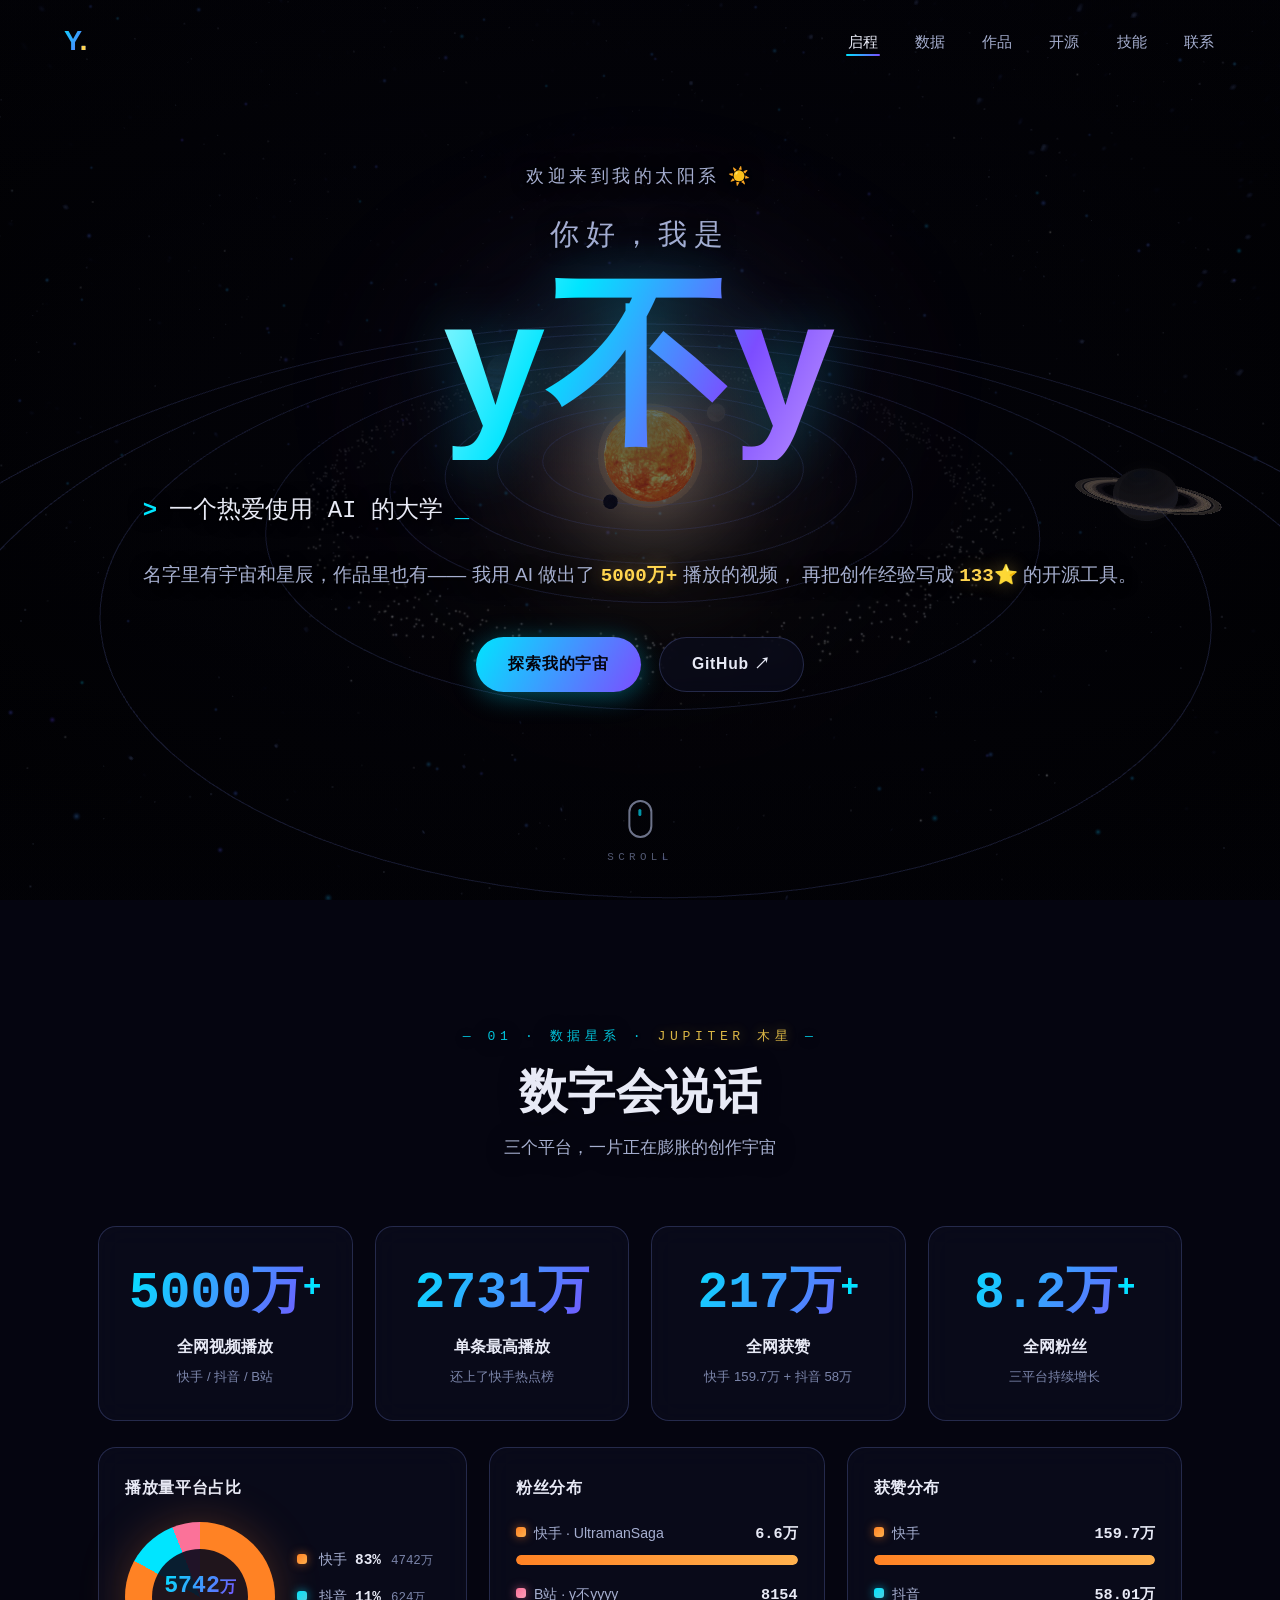
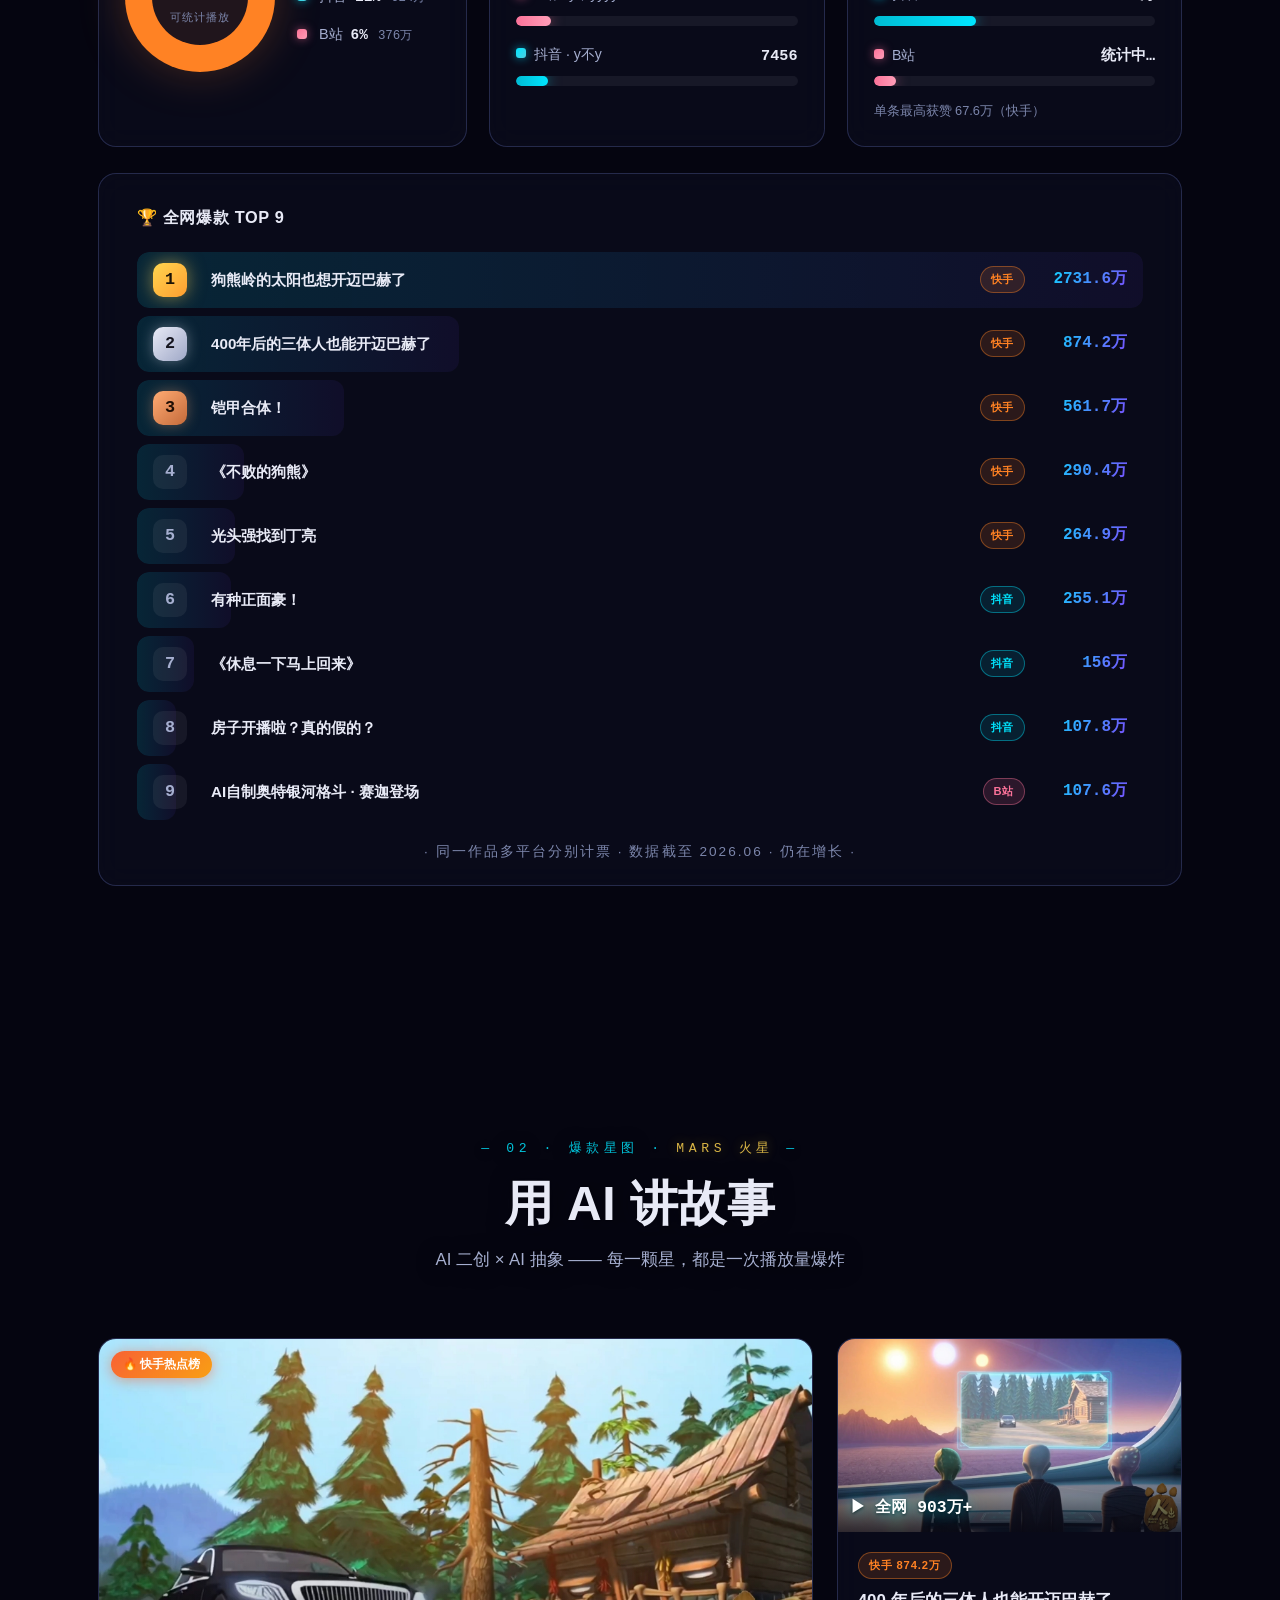
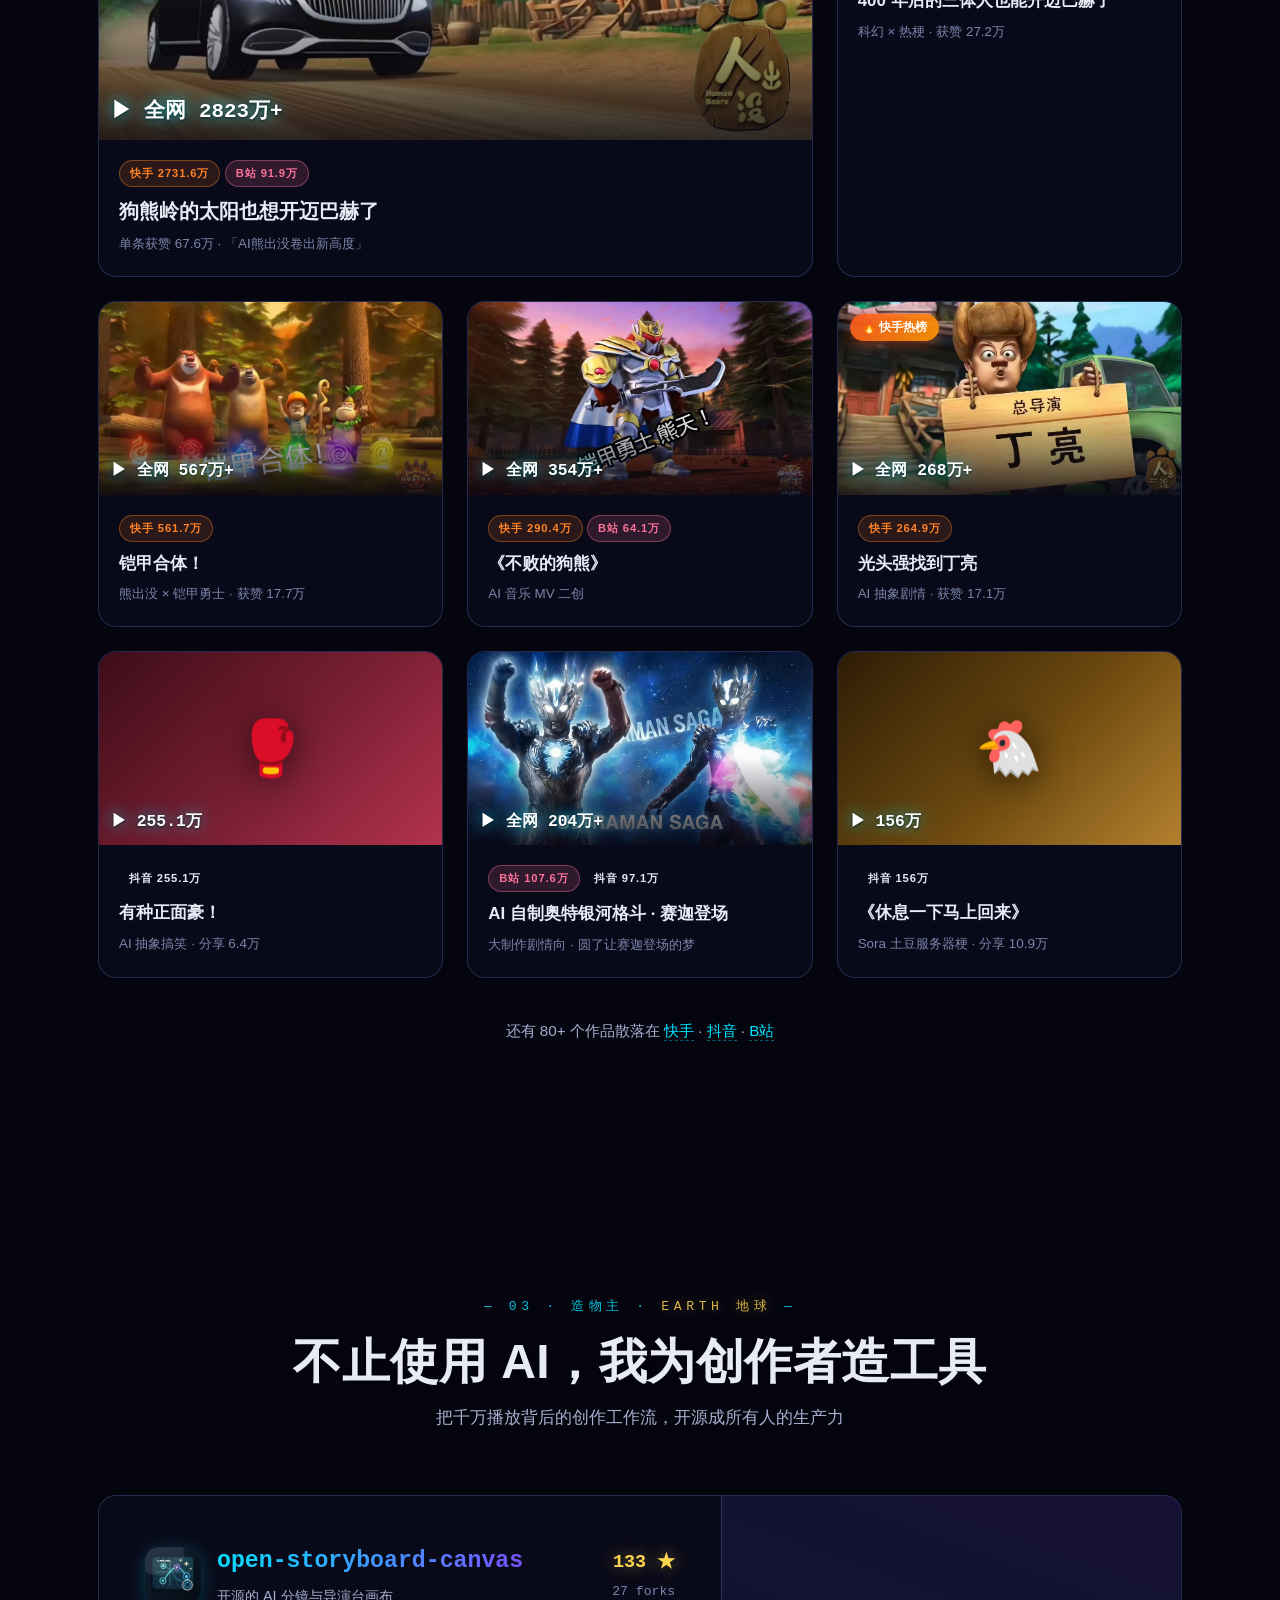
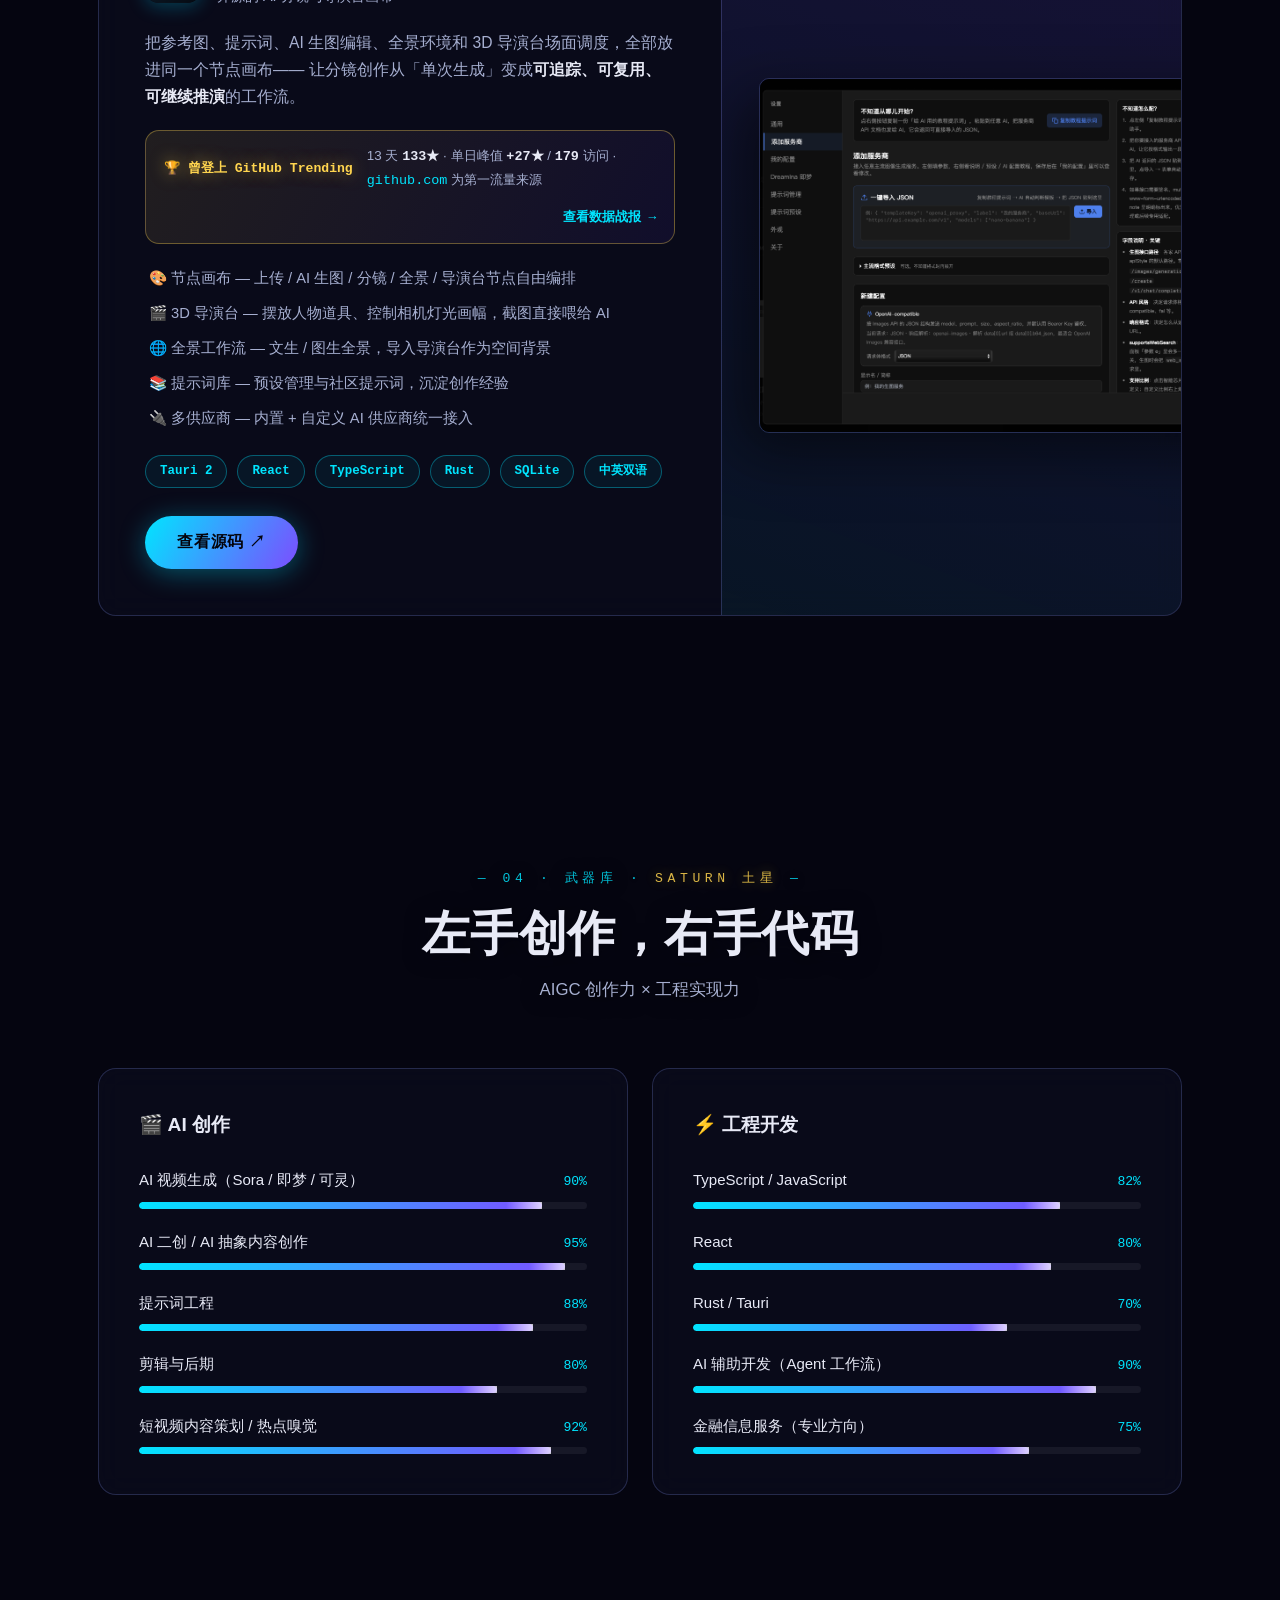
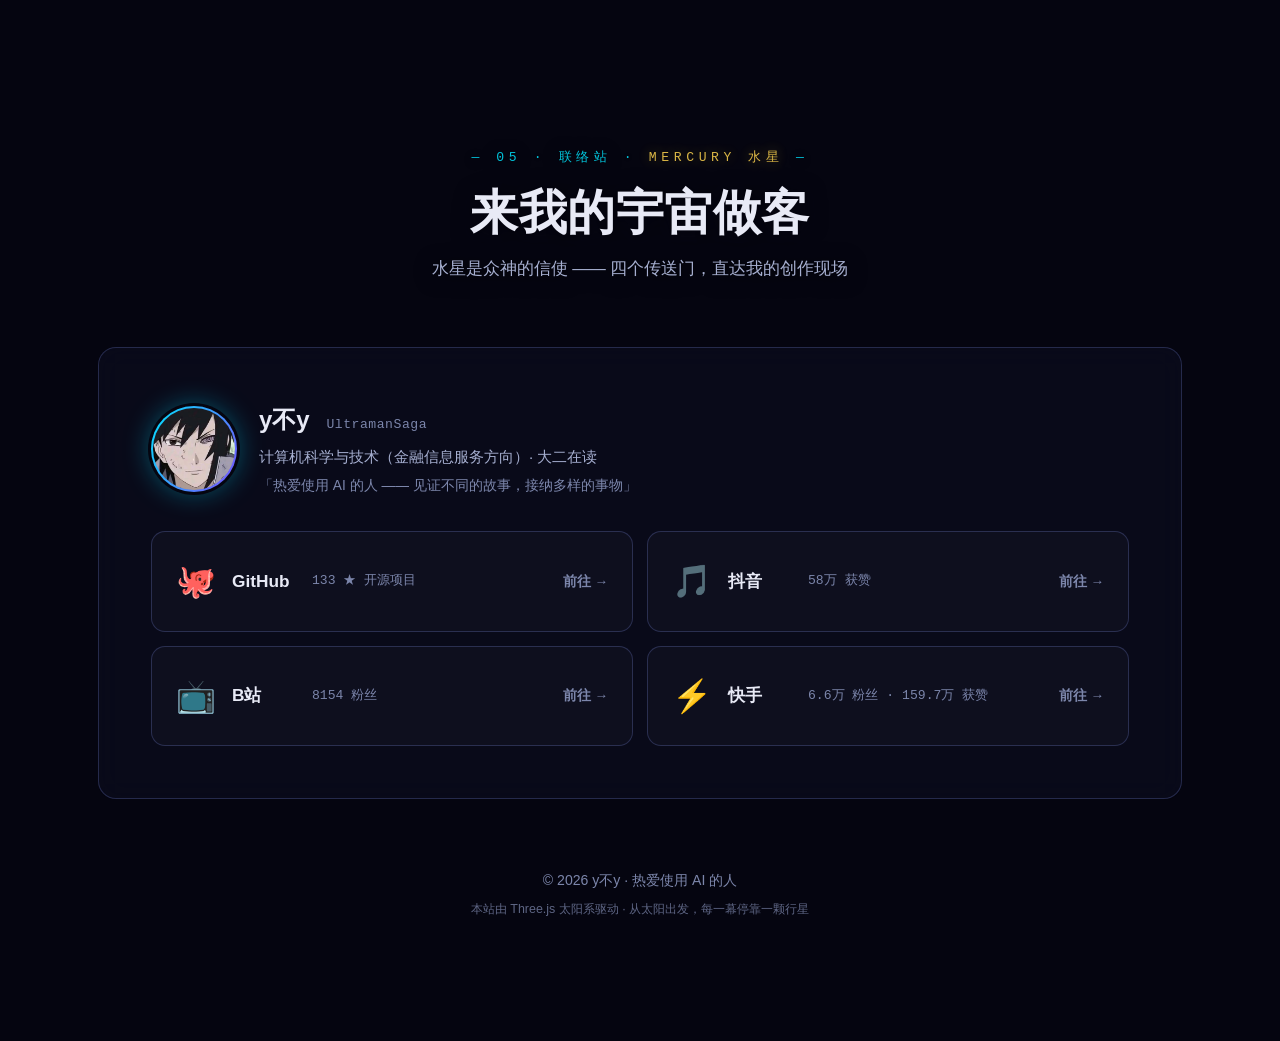
<file: index.html>
<!DOCTYPE html>
<html lang="zh-CN">
<head>
  <meta charset="UTF-8">
  <meta name="viewport" content="width=device-width, initial-scale=1.0">
  <title>y不y · 热爱使用 AI 的人 | AI 二创 & 开源开发者</title>
  <meta name="description" content="y不y（UltramanSaga）—— 热爱使用 AI 的大学生，AI 二创与 AI 抽象小视频创作者，全网播放 5000万+，单条最高 2731万，133⭐ 开源工具作者，计算机科学与技术在读。">
  <link rel="icon" type="image/png" href="assets/project/icon.png">
  <link rel="preload" as="image" href="assets/covers/sun-maybach.jpg">
  <link rel="stylesheet" href="css/style.css">
</head>
<body>

  <!-- 顶部滚动进度条 -->
  <div class="progress-bar" id="progressBar"></div>

  <!-- 3D 太阳系背景画布 -->
  <canvas id="cosmos"></canvas>
  <noscript>
    <style>body { background: radial-gradient(ellipse at 50% 30%, #141433 0%, #050510 70%); }</style>
  </noscript>

  <!-- 导航 -->
  <nav class="nav" id="nav">
    <a href="#hero" class="nav-logo">Y<span class="dot">.</span></a>
    <ul class="nav-links">
      <li><a href="#hero" class="nav-link active">启程</a></li>
      <li><a href="#stats" class="nav-link">数据</a></li>
      <li><a href="#works" class="nav-link">作品</a></li>
      <li><a href="#project" class="nav-link">开源</a></li>
      <li><a href="#skills" class="nav-link">技能</a></li>
      <li><a href="#contact" class="nav-link">联系</a></li>
    </ul>
  </nav>

  <main>

    <!-- ① 启程 · Hero（太阳系全景） -->
    <section class="section hero" id="hero">
      <div class="hero-inner">
        <p class="hero-eyebrow" data-reveal>欢迎来到我的太阳系 ☀️</p>
        <h1 class="hero-title" data-reveal>
          <span class="hero-greeting">你好，我是</span>
          <span class="hero-name glow-text">y不y</span>
        </h1>
        <div class="hero-type" data-reveal>
          <span class="type-prefix">&gt;</span>
          <span id="typewriter"></span><span class="cursor">_</span>
        </div>
        <p class="hero-sub" data-reveal>
          名字里有宇宙和星辰，作品里也有——<br class="mobile-br">
          我用 AI 做出了 <em>5000万+</em> 播放的视频，<br class="mobile-br">
          再把创作经验写成 <em><span data-gh-stars>133</span>⭐</em> 的开源工具。
        </p>
        <div class="hero-cta" data-reveal>
          <a href="#stats" class="btn btn-primary">探索我的宇宙</a>
          <a href="https://github.com/ganbo-gab/open-storyboard-canvas" target="_blank" rel="noopener" class="btn btn-ghost">GitHub ↗</a>
        </div>
      </div>
      <a href="#stats" class="scroll-hint" aria-label="向下滚动">
        <span class="scroll-mouse"></span>
        <span class="scroll-text">SCROLL</span>
      </a>
    </section>

    <!-- ② 数据星系 · Stats（木星：最大的行星，扛最大的数据） -->
    <section class="section stats" id="stats">
      <header class="section-head" data-reveal>
        <p class="section-eyebrow">— 01 · 数据星系 · <span class="planet-name">JUPITER 木星</span> —</p>
        <h2 class="section-title">数字会说话</h2>
        <p class="section-desc">三个平台，一片正在膨胀的创作宇宙</p>
      </header>

      <div class="stats-grid">
        <div class="glass stat-card" data-reveal>
          <div class="stat-value"><span class="count" data-target="5000" data-suffix="万">0</span><span class="stat-plus">+</span></div>
          <div class="stat-label">全网视频播放</div>
          <div class="stat-note">快手 / 抖音 / B站</div>
        </div>
        <div class="glass stat-card" data-reveal>
          <div class="stat-value"><span class="count" data-target="2731" data-suffix="万">0</span></div>
          <div class="stat-label">单条最高播放</div>
          <div class="stat-note">还上了快手热点榜</div>
        </div>
        <div class="glass stat-card" data-reveal>
          <div class="stat-value"><span class="count" data-target="217" data-suffix="万">0</span><span class="stat-plus">+</span></div>
          <div class="stat-label">全网获赞</div>
          <div class="stat-note">快手 159.7万 + 抖音 58万</div>
        </div>
        <div class="glass stat-card" data-reveal>
          <div class="stat-value"><span class="count" data-target="8.2" data-decimals="1" data-suffix="万">0</span><span class="stat-plus">+</span></div>
          <div class="stat-label">全网粉丝</div>
          <div class="stat-note">三平台持续增长</div>
        </div>
      </div>

      <!-- 图表行：环形图 + 双条形图 -->
      <div class="charts-row">

        <div class="glass chart-card" data-reveal>
          <h3 class="chart-title">播放量平台占比</h3>
          <div class="donut-wrap">
            <div class="donut" id="donut" role="img" aria-label="快手83%，抖音11%，B站6%">
              <div class="donut-hole">
                <span class="donut-total">5742<i>万</i></span>
                <span class="donut-cap">可统计播放</span>
              </div>
            </div>
            <ul class="donut-legend">
              <li><i class="lg ks"></i>快手 <b>83%</b><span>4742万</span></li>
              <li><i class="lg dy"></i>抖音 <b>11%</b><span>624万</span></li>
              <li><i class="lg bl"></i>B站 <b>6%</b><span>376万</span></li>
            </ul>
          </div>
        </div>

        <div class="glass chart-card" data-reveal>
          <h3 class="chart-title">粉丝分布</h3>
          <div class="hbar-group">
            <div class="hbar">
              <div class="hbar-head"><span><i class="lg ks"></i>快手 · UltramanSaga</span><b>6.6万</b></div>
              <div class="hbar-track"><i class="hbar-fill ks" style="--w:100%"></i></div>
            </div>
            <div class="hbar">
              <div class="hbar-head"><span><i class="lg bl"></i>B站 · y不yyyy</span><b>8154</b></div>
              <div class="hbar-track"><i class="hbar-fill bl" style="--w:12.4%"></i></div>
            </div>
            <div class="hbar">
              <div class="hbar-head"><span><i class="lg dy"></i>抖音 · y不y</span><b>7456</b></div>
              <div class="hbar-track"><i class="hbar-fill dy" style="--w:11.3%"></i></div>
            </div>
          </div>
        </div>

        <div class="glass chart-card" data-reveal>
          <h3 class="chart-title">获赞分布</h3>
          <div class="hbar-group">
            <div class="hbar">
              <div class="hbar-head"><span><i class="lg ks"></i>快手</span><b>159.7万</b></div>
              <div class="hbar-track"><i class="hbar-fill ks" style="--w:100%"></i></div>
            </div>
            <div class="hbar">
              <div class="hbar-head"><span><i class="lg dy"></i>抖音</span><b>58.01万</b></div>
              <div class="hbar-track"><i class="hbar-fill dy" style="--w:36.3%"></i></div>
            </div>
            <div class="hbar">
              <div class="hbar-head"><span><i class="lg bl"></i>B站</span><b>统计中…</b></div>
              <div class="hbar-track"><i class="hbar-fill bl" style="--w:8%"></i></div>
            </div>
          </div>
          <p class="chart-note">单条最高获赞 67.6万（快手）</p>
        </div>

      </div>

      <!-- 全网爆款排行榜 -->
      <div class="glass ranking" data-reveal>
        <h3 class="chart-title">🏆 全网爆款 TOP 9</h3>
        <div class="rank-table">
          <div class="rank-row" style="--p:100%">
            <span class="rank-no gold-medal">1</span>
            <span class="rank-title">狗熊岭的太阳也想开迈巴赫了</span>
            <span class="rank-platform ks">快手</span>
            <b class="rank-views">2731.6万</b>
          </div>
          <div class="rank-row" style="--p:32%">
            <span class="rank-no silver-medal">2</span>
            <span class="rank-title">400年后的三体人也能开迈巴赫了</span>
            <span class="rank-platform ks">快手</span>
            <b class="rank-views">874.2万</b>
          </div>
          <div class="rank-row" style="--p:20.6%">
            <span class="rank-no bronze-medal">3</span>
            <span class="rank-title">铠甲合体！</span>
            <span class="rank-platform ks">快手</span>
            <b class="rank-views">561.7万</b>
          </div>
          <div class="rank-row" style="--p:10.6%">
            <span class="rank-no">4</span>
            <span class="rank-title">《不败的狗熊》</span>
            <span class="rank-platform ks">快手</span>
            <b class="rank-views">290.4万</b>
          </div>
          <div class="rank-row" style="--p:9.7%">
            <span class="rank-no">5</span>
            <span class="rank-title">光头强找到丁亮</span>
            <span class="rank-platform ks">快手</span>
            <b class="rank-views">264.9万</b>
          </div>
          <div class="rank-row" style="--p:9.3%">
            <span class="rank-no">6</span>
            <span class="rank-title">有种正面豪！</span>
            <span class="rank-platform dy">抖音</span>
            <b class="rank-views">255.1万</b>
          </div>
          <div class="rank-row" style="--p:5.7%">
            <span class="rank-no">7</span>
            <span class="rank-title">《休息一下马上回来》</span>
            <span class="rank-platform dy">抖音</span>
            <b class="rank-views">156万</b>
          </div>
          <div class="rank-row" style="--p:3.9%">
            <span class="rank-no">8</span>
            <span class="rank-title">房子开播啦？真的假的？</span>
            <span class="rank-platform dy">抖音</span>
            <b class="rank-views">107.8万</b>
          </div>
          <div class="rank-row" style="--p:3.9%">
            <span class="rank-no">9</span>
            <span class="rank-title">AI自制奥特银河格斗 · 赛迦登场</span>
            <span class="rank-platform bl">B站</span>
            <b class="rank-views">107.6万</b>
          </div>
        </div>
        <p class="stats-foot">· 同一作品多平台分别计票 · 数据截至 2026.06 · 仍在增长 ·</p>
      </div>
    </section>

    <!-- ③ 爆款星图 · Works（火星：最火的星球） -->
    <section class="section works" id="works">
      <header class="section-head" data-reveal>
        <p class="section-eyebrow">— 02 · 爆款星图 · <span class="planet-name">MARS 火星</span> —</p>
        <h2 class="section-title">用 AI 讲故事</h2>
        <p class="section-desc">AI 二创 × AI 抽象 —— 每一颗星，都是一次播放量爆炸</p>
      </header>
      <div class="works-grid">

        <a class="glass work-card featured" href="https://v.kuaishou.com/KUyIhEe8" target="_blank" rel="noopener" data-reveal>
          <div class="work-cover">
            <img src="assets/covers/sun-maybach.jpg" alt="狗熊岭的太阳也想开迈巴赫了" loading="lazy">
            <span class="work-views">▶ 全网 2823万+</span>
            <span class="work-badge-hot">🔥 快手热点榜</span>
          </div>
          <div class="work-info">
            <span class="work-platform ks">快手 2731.6万</span>
            <span class="work-platform bili">B站 91.9万</span>
            <h3 class="work-title">狗熊岭的太阳也想开迈巴赫了</h3>
            <p class="work-meta">单条获赞 67.6万 · 「AI熊出没卷出新高度」</p>
          </div>
        </a>

        <a class="glass work-card" href="https://v.kuaishou.com/KUyIhEe8" target="_blank" rel="noopener" data-reveal>
          <div class="work-cover">
            <img src="assets/covers/santi-maybach.jpg" alt="400年后的三体人也能开迈巴赫了" loading="lazy">
            <span class="work-views">▶ 全网 903万+</span>
          </div>
          <div class="work-info">
            <span class="work-platform ks">快手 874.2万</span>
            <h3 class="work-title">400 年后的三体人也能开迈巴赫了</h3>
            <p class="work-meta">科幻 × 热梗 · 获赞 27.2万</p>
          </div>
        </a>

        <a class="glass work-card" href="https://v.kuaishou.com/KUyIhEe8" target="_blank" rel="noopener" data-reveal>
          <div class="work-cover">
            <img src="assets/covers/armor.jpg" alt="铠甲合体！" loading="lazy">
            <span class="work-views">▶ 全网 567万+</span>
          </div>
          <div class="work-info">
            <span class="work-platform ks">快手 561.7万</span>
            <h3 class="work-title">铠甲合体！</h3>
            <p class="work-meta">熊出没 × 铠甲勇士 · 获赞 17.7万</p>
          </div>
        </a>

        <a class="glass work-card" href="https://v.kuaishou.com/KUyIhEe8" target="_blank" rel="noopener" data-reveal>
          <div class="work-cover">
            <img src="assets/covers/bear.jpg" alt="《不败的狗熊》" loading="lazy">
            <span class="work-views">▶ 全网 354万+</span>
          </div>
          <div class="work-info">
            <span class="work-platform ks">快手 290.4万</span>
            <span class="work-platform bili">B站 64.1万</span>
            <h3 class="work-title">《不败的狗熊》</h3>
            <p class="work-meta">AI 音乐 MV 二创</p>
          </div>
        </a>

        <a class="glass work-card" href="https://v.kuaishou.com/KUyIhEe8" target="_blank" rel="noopener" data-reveal>
          <div class="work-cover">
            <img src="assets/covers/dingliang.jpg" alt="光头强找到丁亮" loading="lazy">
            <span class="work-views">▶ 全网 268万+</span>
            <span class="work-badge-hot">🔥 快手热榜</span>
          </div>
          <div class="work-info">
            <span class="work-platform ks">快手 264.9万</span>
            <h3 class="work-title">光头强找到丁亮</h3>
            <p class="work-meta">AI 抽象剧情 · 获赞 17.1万</p>
          </div>
        </a>

        <!-- TODO:补充 「有种正面豪」抖音封面截图（当前为渐变占位） -->
        <a class="glass work-card" href="https://www.douyin.com/user/MS4wLjABAAAAIqaASzQ-m0BR4X4_Z0t8kLSNDS3jp0YPZEdNn1j6OYkvZCTKIpKGWT-RFb6nuvdb" target="_blank" rel="noopener" data-reveal>
          <div class="work-cover cover-placeholder ph-red">
            <span class="ph-emoji">🥊</span>
            <span class="work-views">▶ 255.1万</span>
          </div>
          <div class="work-info">
            <span class="work-platform dy">抖音 255.1万</span>
            <h3 class="work-title">有种正面豪！</h3>
            <p class="work-meta">AI 抽象搞笑 · 分享 6.4万</p>
          </div>
        </a>

        <a class="glass work-card" href="https://www.bilibili.com/video/BV1FLcYzLE7T" target="_blank" rel="noopener" data-reveal>
          <div class="work-cover">
            <img src="assets/covers/saga.jpg" alt="AI自制奥特银河格斗：赛迦登场" loading="lazy">
            <span class="work-views">▶ 全网 204万+</span>
          </div>
          <div class="work-info">
            <span class="work-platform bili">B站 107.6万</span>
            <span class="work-platform dy">抖音 97.1万</span>
            <h3 class="work-title">AI 自制奥特银河格斗 · 赛迦登场</h3>
            <p class="work-meta">大制作剧情向 · 圆了让赛迦登场的梦</p>
          </div>
        </a>

        <!-- TODO:补充 「休息一下马上回来」抖音封面截图（当前为渐变占位） -->
        <a class="glass work-card" href="https://www.douyin.com/user/MS4wLjABAAAAIqaASzQ-m0BR4X4_Z0t8kLSNDS3jp0YPZEdNn1j6OYkvZCTKIpKGWT-RFb6nuvdb" target="_blank" rel="noopener" data-reveal>
          <div class="work-cover cover-placeholder ph-amber">
            <span class="ph-emoji">🐔</span>
            <span class="work-views">▶ 156万</span>
          </div>
          <div class="work-info">
            <span class="work-platform dy">抖音 156万</span>
            <h3 class="work-title">《休息一下马上回来》</h3>
            <p class="work-meta">Sora 土豆服务器梗 · 分享 10.9万</p>
          </div>
        </a>

      </div>
      <p class="works-foot" data-reveal>
        还有 80+ 个作品散落在
        <a href="https://v.kuaishou.com/KUyIhEe8" target="_blank" rel="noopener">快手</a> ·
        <a href="https://www.douyin.com/user/MS4wLjABAAAAIqaASzQ-m0BR4X4_Z0t8kLSNDS3jp0YPZEdNn1j6OYkvZCTKIpKGWT-RFb6nuvdb" target="_blank" rel="noopener">抖音</a> ·
        <a href="https://space.bilibili.com/3546699918215726" target="_blank" rel="noopener">B站</a>
      </p>
    </section>

    <!-- ④ 造物主 · 开源项目（地球：创造之家） -->
    <section class="section project" id="project">
      <header class="section-head" data-reveal>
        <p class="section-eyebrow">— 03 · 造物主 · <span class="planet-name">EARTH 地球</span> —</p>
        <h2 class="section-title">不止使用 AI，<br class="mobile-br">我为创作者造工具</h2>
        <p class="section-desc">把千万播放背后的创作工作流，开源成所有人的生产力</p>
      </header>

      <div class="glass project-card" data-reveal>
        <div class="project-main">
          <div class="project-head">
            <img class="project-icon" src="assets/project/icon.png" alt="Open Storyboard Canvas 图标">
            <div>
              <h3 class="project-name">open-storyboard-canvas</h3>
              <p class="project-tagline">开源的 AI 分镜与导演台画布</p>
            </div>
            <div class="project-stars">
              <span class="star-num"><span data-gh-stars>133</span> ★</span>
              <span class="fork-num"><span data-gh-forks>27</span> forks</span>
            </div>
          </div>
          <p class="project-desc">
            把参考图、提示词、AI 生图编辑、全景环境和 3D 导演台场面调度，全部放进同一个节点画布——
            让分镜创作从「单次生成」变成<strong>可追踪、可复用、可继续推演</strong>的工作流。
          </p>
          <a class="project-trending" href="trending-report.html">
            <span class="pt-flag">🏆 曾登上 GitHub Trending</span>
            <span class="pt-stat">13 天 <b>133★</b> · 单日峰值 <b>+27★</b> / <b>179</b> 访问 · <em>github.com</em> 为第一流量来源</span>
            <span class="pt-go">查看数据战报 →</span>
          </a>
          <ul class="project-features">
            <li>🎨 节点画布 — 上传 / AI 生图 / 分镜 / 全景 / 导演台节点自由编排</li>
            <li>🎬 3D 导演台 — 摆放人物道具、控制相机灯光画幅，截图直接喂给 AI</li>
            <li>🌐 全景工作流 — 文生 / 图生全景，导入导演台作为空间背景</li>
            <li>📚 提示词库 — 预设管理与社区提示词，沉淀创作经验</li>
            <li>🔌 多供应商 — 内置 + 自定义 AI 供应商统一接入</li>
          </ul>
          <div class="project-stack">
            <span class="tag">Tauri 2</span>
            <span class="tag">React</span>
            <span class="tag">TypeScript</span>
            <span class="tag">Rust</span>
            <span class="tag">SQLite</span>
            <span class="tag">中英双语</span>
          </div>
          <div class="project-cta">
            <a class="btn btn-primary" href="https://github.com/ganbo-gab/open-storyboard-canvas" target="_blank" rel="noopener">查看源码 ↗</a>
          </div>
        </div>
        <div class="project-shot">
          <img src="assets/project/provider-settings.png" alt="open-storyboard-canvas 软件截图" loading="lazy">
        </div>
      </div>
    </section>

    <!-- ⑤ 武器库 · Skills（土星：戴着光环的军械库） -->
    <section class="section skills" id="skills">
      <header class="section-head" data-reveal>
        <p class="section-eyebrow">— 04 · 武器库 · <span class="planet-name">SATURN 土星</span> —</p>
        <h2 class="section-title">左手创作，右手代码</h2>
        <p class="section-desc">AIGC 创作力 × 工程实现力</p>
      </header>
      <div class="skills-grid">

        <!-- TODO:补充 请确认实际使用的 AI 工具清单与熟练度 -->
        <div class="glass skill-col" data-reveal>
          <h3 class="skill-col-title">🎬 AI 创作</h3>
          <div class="skill-item">
            <div class="skill-row"><span>AI 视频生成（Sora / 即梦 / 可灵）</span><span class="skill-pct">90%</span></div>
            <div class="skill-bar"><i style="--w:90%"></i></div>
          </div>
          <div class="skill-item">
            <div class="skill-row"><span>AI 二创 / AI 抽象内容创作</span><span class="skill-pct">95%</span></div>
            <div class="skill-bar"><i style="--w:95%"></i></div>
          </div>
          <div class="skill-item">
            <div class="skill-row"><span>提示词工程</span><span class="skill-pct">88%</span></div>
            <div class="skill-bar"><i style="--w:88%"></i></div>
          </div>
          <div class="skill-item">
            <div class="skill-row"><span>剪辑与后期</span><span class="skill-pct">80%</span></div>
            <div class="skill-bar"><i style="--w:80%"></i></div>
          </div>
          <div class="skill-item">
            <div class="skill-row"><span>短视频内容策划 / 热点嗅觉</span><span class="skill-pct">92%</span></div>
            <div class="skill-bar"><i style="--w:92%"></i></div>
          </div>
        </div>

        <!-- TODO:补充 请确认编程技能清单与熟练度 -->
        <div class="glass skill-col" data-reveal>
          <h3 class="skill-col-title">⚡ 工程开发</h3>
          <div class="skill-item">
            <div class="skill-row"><span>TypeScript / JavaScript</span><span class="skill-pct">82%</span></div>
            <div class="skill-bar"><i style="--w:82%"></i></div>
          </div>
          <div class="skill-item">
            <div class="skill-row"><span>React</span><span class="skill-pct">80%</span></div>
            <div class="skill-bar"><i style="--w:80%"></i></div>
          </div>
          <div class="skill-item">
            <div class="skill-row"><span>Rust / Tauri</span><span class="skill-pct">70%</span></div>
            <div class="skill-bar"><i style="--w:70%"></i></div>
          </div>
          <div class="skill-item">
            <div class="skill-row"><span>AI 辅助开发（Agent 工作流）</span><span class="skill-pct">90%</span></div>
            <div class="skill-bar"><i style="--w:90%"></i></div>
          </div>
          <div class="skill-item">
            <div class="skill-row"><span>金融信息服务（专业方向）</span><span class="skill-pct">75%</span></div>
            <div class="skill-bar"><i style="--w:75%"></i></div>
          </div>
        </div>

      </div>
    </section>

    <!-- ⑥ 联络站 · Contact（水星：众神的信使） -->
    <section class="section contact" id="contact">
      <header class="section-head" data-reveal>
        <p class="section-eyebrow">— 05 · 联络站 · <span class="planet-name">MERCURY 水星</span> —</p>
        <h2 class="section-title">来我的宇宙做客</h2>
        <p class="section-desc">水星是众神的信使 —— 四个传送门，直达我的创作现场</p>
      </header>

      <div class="glass contact-card" data-reveal>
        <div class="contact-profile">
          <img class="contact-avatar" src="assets/avatar.jpeg" alt="y不y 头像">
          <div>
            <h3 class="contact-name">y不y <span class="contact-alias">UltramanSaga</span></h3>
            <p class="contact-edu">计算机科学与技术（金融信息服务方向）· 大二在读</p>
            <p class="contact-slogan">「热爱使用 AI 的人 —— 见证不同的故事，接纳多样的事物」</p>
          </div>
        </div>

        <div class="contact-links portal">
          <a class="contact-link gh" href="https://github.com/ganbo-gab" target="_blank" rel="noopener">
            <span class="cl-icon">🐙</span><span class="cl-name">GitHub</span><span class="cl-data"><span data-gh-stars>133</span> ★ 开源项目</span>
            <span class="cl-go">前往 →</span>
          </a>
          <a class="contact-link douyin" href="https://www.douyin.com/user/MS4wLjABAAAAIqaASzQ-m0BR4X4_Z0t8kLSNDS3jp0YPZEdNn1j6OYkvZCTKIpKGWT-RFb6nuvdb" target="_blank" rel="noopener">
            <span class="cl-icon">🎵</span><span class="cl-name">抖音</span><span class="cl-data">58万 获赞</span>
            <span class="cl-go">前往 →</span>
          </a>
          <a class="contact-link bili" href="https://space.bilibili.com/3546699918215726" target="_blank" rel="noopener">
            <span class="cl-icon">📺</span><span class="cl-name">B站</span><span class="cl-data">8154 粉丝</span>
            <span class="cl-go">前往 →</span>
          </a>
          <a class="contact-link ks" href="https://v.kuaishou.com/KUyIhEe8" target="_blank" rel="noopener">
            <span class="cl-icon">⚡</span><span class="cl-name">快手</span><span class="cl-data">6.6万 粉丝 · 159.7万 获赞</span>
            <span class="cl-go">前往 →</span>
          </a>
        </div>
      </div>

      <footer class="footer" data-reveal>
        <p>© 2026 y不y · 热爱使用 AI 的人</p>
        <p class="footer-meta">本站由 Three.js 太阳系驱动 · 从太阳出发，每一幕停靠一颗行星</p>
      </footer>
    </section>

  </main>

  <script src="js/vendor/three.min.js"></script>
  <script src="js/scene.js"></script>
  <script src="js/main.js"></script>
</body>
</html>
</file>
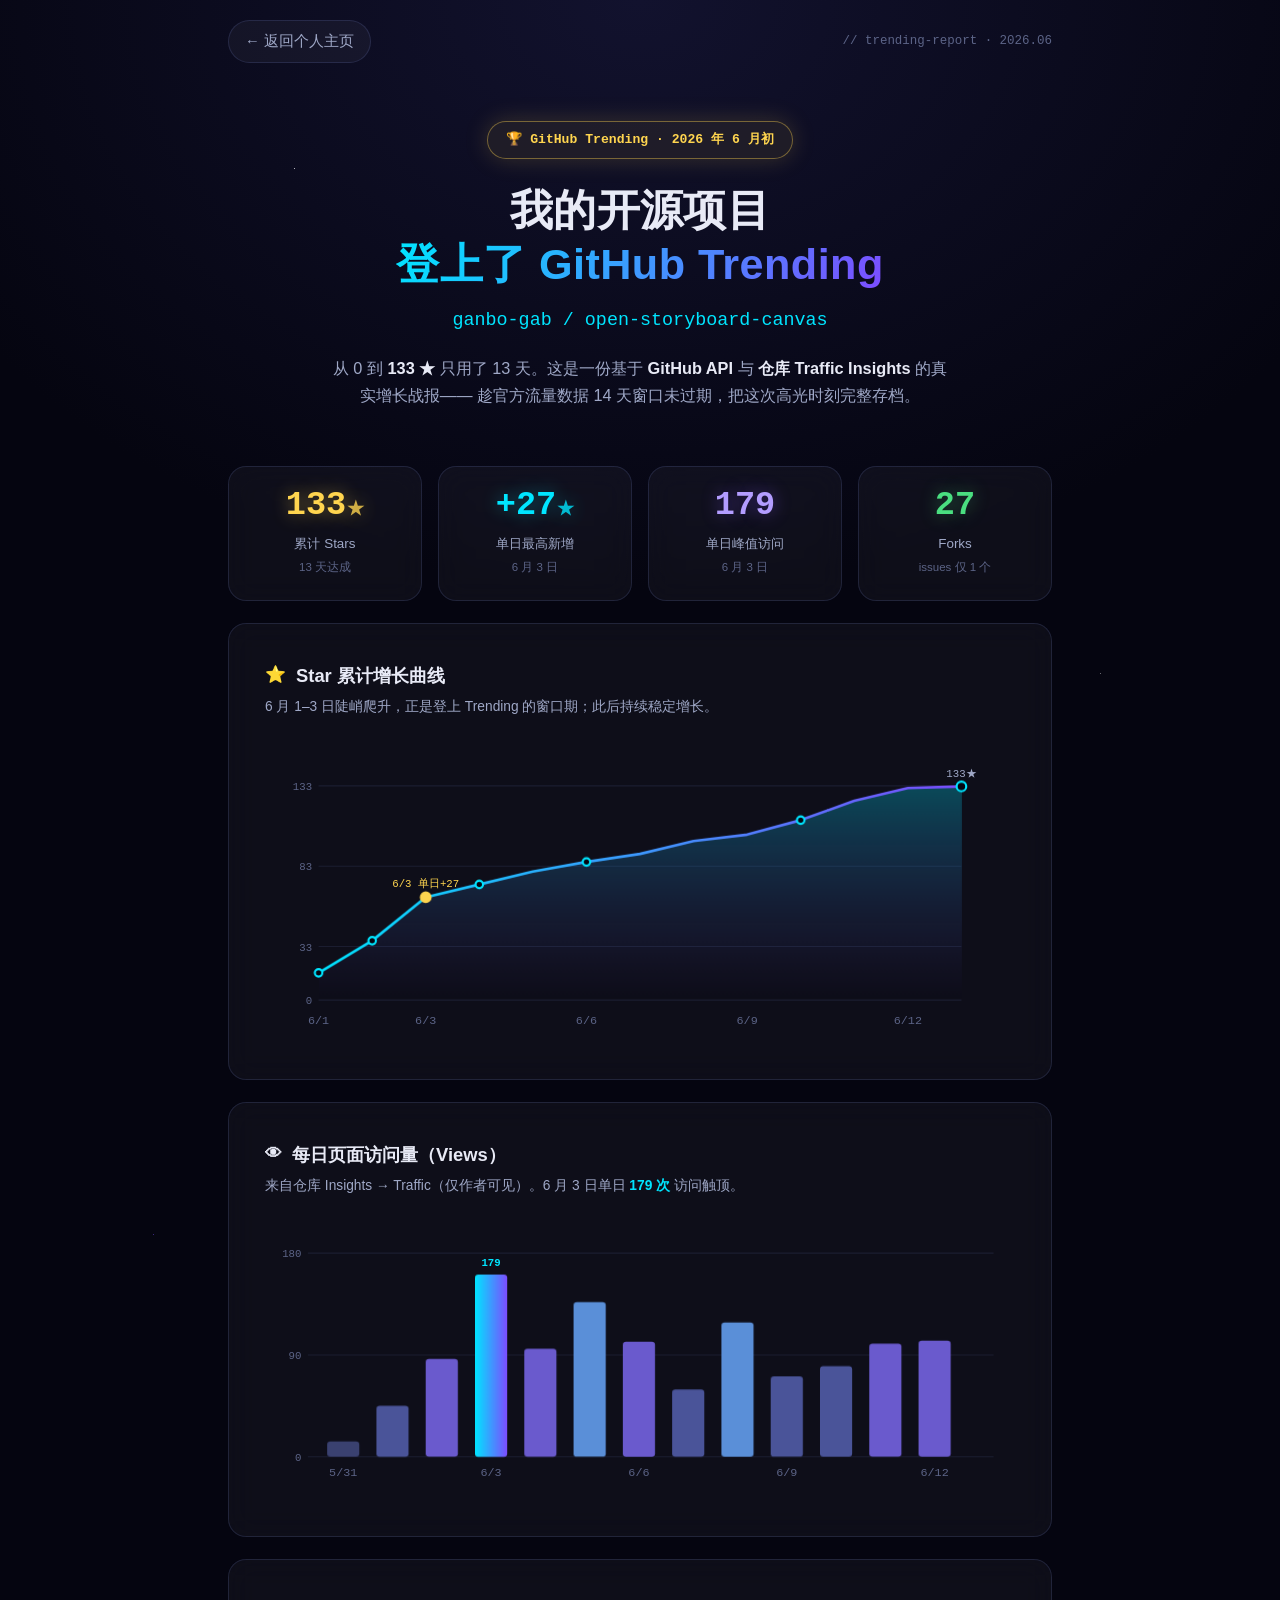
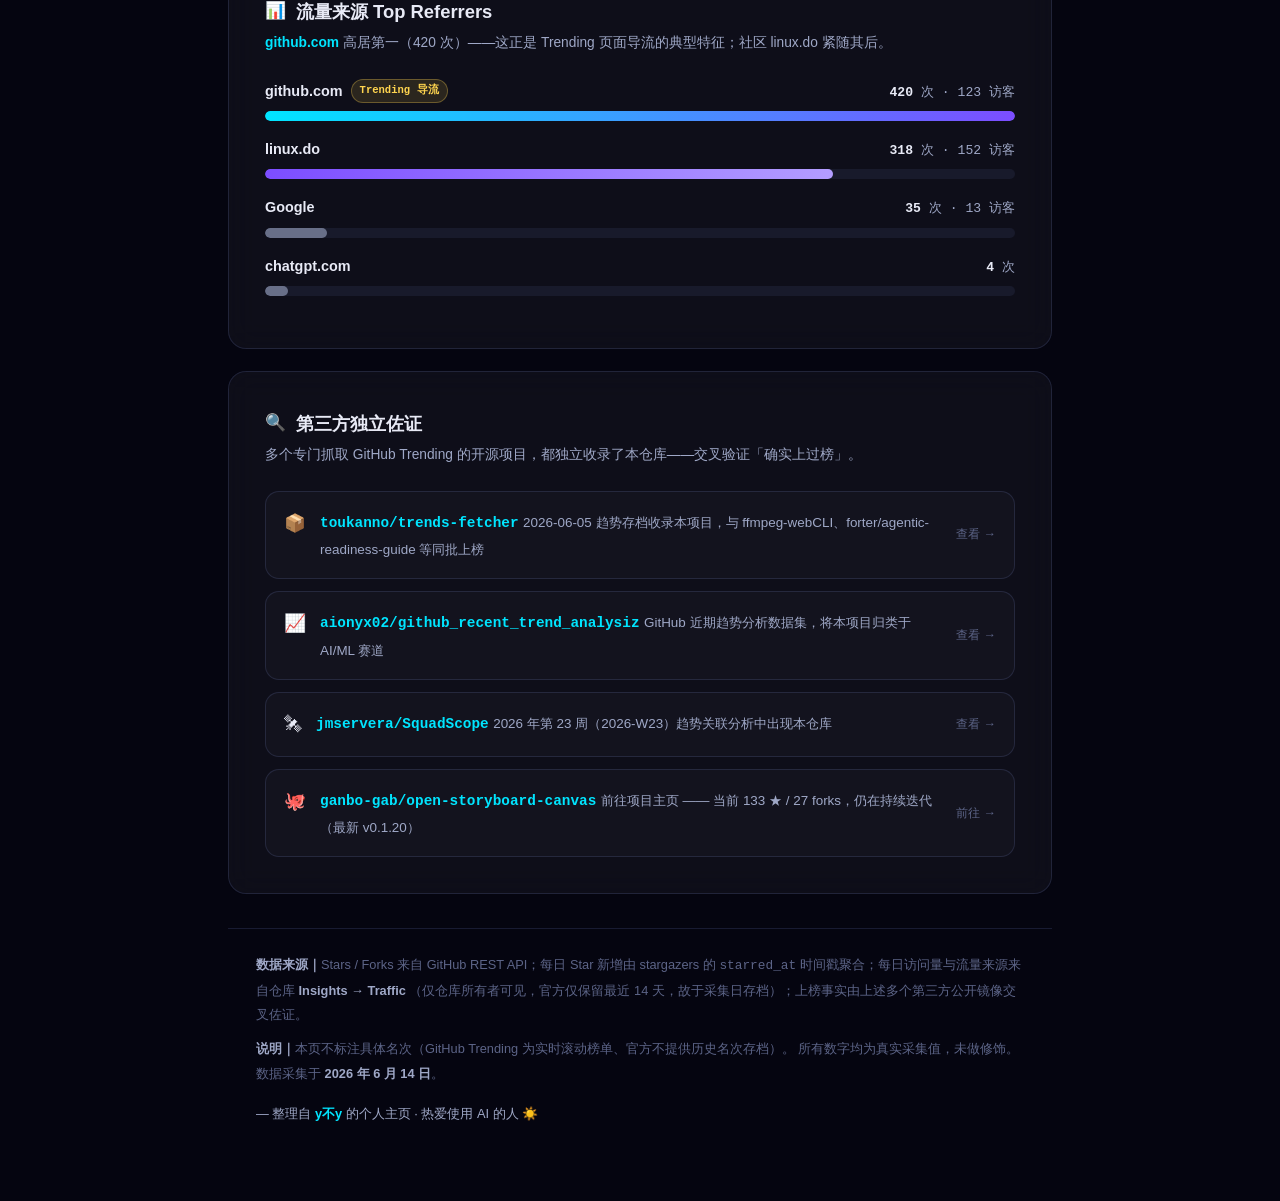
<file: trending-report.html>
<!DOCTYPE html>
<html lang="zh-CN">
<head>
  <meta charset="UTF-8">
  <meta name="viewport" content="width=device-width, initial-scale=1.0">
  <title>Open Storyboard Canvas · 登上 GitHub Trending 战报 | y不y</title>
  <meta name="description" content="开源项目 open-storyboard-canvas 于 2026 年 6 月初登上 GitHub Trending。基于 GitHub API 与 Traffic Insights 实测数据的增长战报：133★、单日峰值 +27 星、179 次访问，github.com 为第一流量来源。">
  <link rel="icon" type="image/png" href="assets/project/icon.png">
  <style>
    :root{
      --bg:#050510; --bg-soft:#0a0a1c;
      --cyan:#00e5ff; --purple:#7c4dff; --gold:#ffd54f; --green:#4ade80;
      --text:#e8eaf6; --text-dim:#9fa8c7; --text-faint:#5c6487;
      --glass-bg:rgba(255,255,255,.04); --glass-border:rgba(140,160,255,.14);
      --grad-main:linear-gradient(120deg,var(--cyan),var(--purple));
      --font-stack:-apple-system,BlinkMacSystemFont,"PingFang SC","HarmonyOS Sans SC","Microsoft YaHei","Segoe UI",sans-serif;
      --font-mono:"SF Mono","JetBrains Mono","Cascadia Code",Consolas,monospace;
    }
    *{margin:0;padding:0;box-sizing:border-box;}
    html{scroll-behavior:smooth;}
    body{
      background: var(--bg);
      position: relative;
      color:var(--text); font-family:var(--font-stack); line-height:1.7;
      -webkit-font-smoothing:antialiased; overflow-x:hidden;
      padding:0 0 80px;
    }
    body::before{
      content:""; position:absolute; inset:0; z-index:-1; pointer-events:none;
      background:
        radial-gradient(1px 1px at 23% 6%,rgba(255,255,255,.7) 50%,transparent 51%),
        radial-gradient(1px 1px at 67% 14%,rgba(255,255,255,.45) 50%,transparent 51%),
        radial-gradient(1.5px 1.5px at 41% 31%,rgba(0,229,255,.5) 50%,transparent 51%),
        radial-gradient(1px 1px at 86% 24%,rgba(255,255,255,.4) 50%,transparent 51%),
        radial-gradient(1.5px 1.5px at 12% 44%,rgba(124,77,255,.45) 50%,transparent 51%),
        radial-gradient(1px 1px at 78% 58%,rgba(255,255,255,.4) 50%,transparent 51%),
        radial-gradient(1.5px 1.5px at 30% 72%,rgba(0,229,255,.4) 50%,transparent 51%),
        radial-gradient(1px 1px at 90% 84%,rgba(255,255,255,.35) 50%,transparent 51%),
        radial-gradient(ellipse 90% 30% at 50% 0%,#12122e 0%,var(--bg) 70%);
    }
    ::selection{background:rgba(124,77,255,.5);color:#fff;}
    a{color:inherit;text-decoration:none;}
    em{font-style:normal;color:var(--cyan);font-weight:700;}
    .wrap{max-width:880px;margin:0 auto;padding:0 clamp(18px,5vw,28px);}

    /* 顶栏 */
    .topbar{
      display:flex;align-items:center;justify-content:space-between;
      padding:20px clamp(18px,5vw,28px);max-width:880px;margin:0 auto;
    }
    .back-link{
      font-size:.92rem;color:var(--text-dim);display:inline-flex;align-items:center;gap:7px;
      padding:8px 16px;border:1px solid var(--glass-border);border-radius:999px;
      background:var(--glass-bg);transition:all .3s;
    }
    .back-link:hover{color:var(--cyan);border-color:rgba(0,229,255,.4);box-shadow:0 0 18px rgba(0,229,255,.18);}
    .topbar-tag{font-family:var(--font-mono);font-size:.78rem;color:var(--text-faint);}

    /* Hero */
    .hero{text-align:center;padding:38px 0 14px;}
    .hero-badge{
      display:inline-flex;align-items:center;gap:8px;
      font-family:var(--font-mono);font-size:.82rem;font-weight:600;
      padding:7px 18px;border-radius:999px;
      color:var(--gold);border:1px solid rgba(255,213,79,.4);
      background:rgba(255,213,79,.07);box-shadow:0 0 24px rgba(255,213,79,.18);
      margin-bottom:24px;
    }
    .hero h1{
      font-size:clamp(1.7rem,5.4vw,2.7rem);font-weight:900;line-height:1.25;letter-spacing:.01em;
      margin-bottom:14px;
    }
    .hero h1 .grad{
      background:var(--grad-main);-webkit-background-clip:text;background-clip:text;
      -webkit-text-fill-color:transparent;
    }
    .hero .repo{font-family:var(--font-mono);font-size:clamp(.95rem,2.6vw,1.15rem);color:var(--cyan);margin-bottom:18px;}
    .hero .lede{color:var(--text-dim);font-size:1.02rem;max-width:620px;margin:0 auto;}
    .hero .lede strong{color:var(--text);}

    /* KPI 卡片 */
    .kpis{
      display:grid;grid-template-columns:repeat(4,1fr);gap:16px;margin:42px 0 16px;
    }
    .glass{
      background:var(--glass-bg);border:1px solid var(--glass-border);border-radius:18px;
      backdrop-filter:blur(14px);-webkit-backdrop-filter:blur(14px);
    }
    .kpi{padding:22px 16px;text-align:center;transition:transform .35s,border-color .35s,box-shadow .35s;}
    .kpi:hover{transform:translateY(-4px);border-color:rgba(124,77,255,.45);box-shadow:0 14px 40px rgba(124,77,255,.14);}
    .kpi-val{font-family:var(--font-mono);font-weight:800;font-size:clamp(1.5rem,5vw,2.1rem);line-height:1;}
    .kpi-val.gold{color:var(--gold);text-shadow:0 0 18px rgba(255,213,79,.45);}
    .kpi-val.cyan{color:var(--cyan);text-shadow:0 0 18px rgba(0,229,255,.4);}
    .kpi-val.purple{color:#b39dff;text-shadow:0 0 18px rgba(124,77,255,.45);}
    .kpi-val.green{color:var(--green);text-shadow:0 0 18px rgba(74,222,128,.4);}
    .kpi-val small{font-size:.5em;font-weight:700;opacity:.8;margin-left:1px;}
    .kpi-label{font-size:.84rem;color:var(--text-dim);margin-top:10px;}
    .kpi-sub{font-size:.72rem;color:var(--text-faint);margin-top:3px;}

    /* 区块 */
    .card{padding:clamp(24px,4vw,36px);margin-top:22px;}
    .card-title{font-size:1.15rem;font-weight:800;margin-bottom:4px;display:flex;align-items:center;gap:10px;}
    .card-title .ic{font-size:1.05rem;}
    .card-sub{font-size:.86rem;color:var(--text-dim);margin-bottom:24px;}

    /* SVG 图表通用 */
    .chart{width:100%;height:auto;display:block;overflow:visible;}
    .grid-line{stroke:rgba(140,160,255,.1);stroke-width:1;}
    .axis-label{fill:var(--text-faint);font-family:var(--font-mono);font-size:11px;}
    .axis-val{fill:var(--text-faint);font-family:var(--font-mono);font-size:10px;}

    /* 曲线生长动画 */
    .line-path{fill:none;stroke:url(#lineGrad);stroke-width:2.5;stroke-linecap:round;stroke-linejoin:round;
      stroke-dasharray:1400;stroke-dashoffset:1400;animation:draw 2.4s cubic-bezier(.22,.68,.32,1) forwards;}
    @keyframes draw{to{stroke-dashoffset:0;}}
    .area-fill{opacity:0;animation:fadeIn 1.2s ease 1.4s forwards;}
    @keyframes fadeIn{to{opacity:1;}}
    .dot{fill:var(--bg);stroke:var(--cyan);stroke-width:2;opacity:0;animation:fadeIn .4s ease forwards;}
    .dot-peak{fill:var(--gold);stroke:var(--gold);}
    .dot-val{fill:var(--text-dim);font-family:var(--font-mono);font-size:10px;text-anchor:middle;opacity:0;animation:fadeIn .5s ease 2s forwards;}

    /* 柱状图生长 */
    .bar{transform:scaleY(0);transform-origin:bottom;transform-box:fill-box;
      animation:grow .9s cubic-bezier(.22,.68,.32,1) forwards;}
    @keyframes grow{to{transform:scaleY(1);}}
    .bar-val{fill:var(--text-dim);font-family:var(--font-mono);font-size:10px;text-anchor:middle;opacity:0;animation:fadeIn .5s ease 1s forwards;}

    /* Referrer 横条 */
    .ref-row{margin-bottom:16px;}
    .ref-head{display:flex;justify-content:space-between;align-items:baseline;margin-bottom:7px;font-size:.9rem;}
    .ref-name{color:var(--text);font-weight:600;display:flex;align-items:center;gap:8px;}
    .ref-name .tag{font-family:var(--font-mono);font-size:.66rem;padding:2px 8px;border-radius:999px;
      background:rgba(255,213,79,.12);color:var(--gold);border:1px solid rgba(255,213,79,.3);}
    .ref-num{font-family:var(--font-mono);color:var(--text-dim);font-size:.82rem;}
    .ref-num b{color:var(--text);}
    .ref-track{height:10px;border-radius:999px;background:rgba(140,160,255,.08);overflow:hidden;}
    .ref-fill{height:100%;border-radius:999px;width:0;animation:fill 1.4s cubic-bezier(.22,.68,.32,1) forwards;}
    .ref-fill.c1{background:linear-gradient(90deg,var(--cyan),var(--purple));box-shadow:0 0 14px rgba(0,229,255,.4);}
    .ref-fill.c2{background:linear-gradient(90deg,#7c4dff,#b39dff);}
    .ref-fill.c3{background:rgba(159,168,199,.6);}
    @keyframes fill{to{width:var(--w);}}

    /* 证据列表 */
    .evidence{display:flex;flex-direction:column;gap:12px;}
    .ev-item{
      display:flex;gap:14px;align-items:flex-start;padding:16px 18px;border-radius:14px;
      background:rgba(255,255,255,.025);border:1px solid var(--glass-border);transition:all .3s;
    }
    .ev-item:hover{border-color:rgba(0,229,255,.35);background:rgba(0,229,255,.04);}
    .ev-icon{font-size:1.1rem;flex-shrink:0;margin-top:1px;}
    .ev-body{flex:1;min-width:0;}
    .ev-repo{font-family:var(--font-mono);font-size:.9rem;color:var(--cyan);font-weight:600;word-break:break-all;}
    .ev-desc{font-size:.84rem;color:var(--text-dim);margin-top:3px;}
    .ev-go{font-size:.78rem;color:var(--text-faint);flex-shrink:0;white-space:nowrap;align-self:center;}
    .ev-item:hover .ev-go{color:var(--cyan);}

    /* 脚注 */
    .foot{margin-top:34px;padding-top:24px;border-top:1px solid var(--glass-border);
      font-size:.8rem;color:var(--text-faint);line-height:1.9;}
    .foot b{color:var(--text-dim);}
    .foot .sig{margin-top:16px;color:var(--text-dim);}
    .foot .sig em{color:var(--cyan);}

    @media(max-width:680px){
      .kpis{grid-template-columns:repeat(2,1fr);}
      .topbar-tag{display:none;}
    }
  </style>
</head>
<body>

  <div class="topbar">
    <a href="index.html" class="back-link">← 返回个人主页</a>
    <span class="topbar-tag">// trending-report · 2026.06</span>
  </div>

  <div class="wrap">

    <!-- Hero -->
    <header class="hero">
      <span class="hero-badge">🏆 GitHub Trending · 2026 年 6 月初</span>
      <h1>我的开源项目<br><span class="grad">登上了 GitHub Trending</span></h1>
      <p class="repo">ganbo-gab / open-storyboard-canvas</p>
      <p class="lede">
        从 0 到 <strong>133 ★</strong> 只用了 13 天。这是一份基于 <strong>GitHub API</strong> 与
        <strong>仓库 Traffic Insights</strong> 的真实增长战报——
        趁官方流量数据 14 天窗口未过期，把这次高光时刻完整存档。
      </p>
    </header>

    <!-- KPI -->
    <section class="kpis">
      <div class="glass kpi">
        <div class="kpi-val gold">133<small>★</small></div>
        <div class="kpi-label">累计 Stars</div>
        <div class="kpi-sub">13 天达成</div>
      </div>
      <div class="glass kpi">
        <div class="kpi-val cyan">+27<small>★</small></div>
        <div class="kpi-label">单日最高新增</div>
        <div class="kpi-sub">6 月 3 日</div>
      </div>
      <div class="glass kpi">
        <div class="kpi-val purple">179</div>
        <div class="kpi-label">单日峰值访问</div>
        <div class="kpi-sub">6 月 3 日</div>
      </div>
      <div class="glass kpi">
        <div class="kpi-val green">27</div>
        <div class="kpi-label">Forks</div>
        <div class="kpi-sub">issues 仅 1 个</div>
      </div>
    </section>

    <!-- Star 增长曲线 -->
    <section class="glass card">
      <h3 class="card-title"><span class="ic">⭐</span> Star 累计增长曲线</h3>
      <p class="card-sub">6 月 1–3 日陡峭爬升，正是登上 Trending 的窗口期；此后持续稳定增长。</p>
      <svg class="chart" viewBox="0 0 700 280" role="img" aria-label="Star 累计增长曲线，从 17 增长到 133">
        <defs>
          <linearGradient id="lineGrad" x1="0" y1="0" x2="1" y2="0">
            <stop offset="0%" stop-color="#00e5ff"/>
            <stop offset="100%" stop-color="#7c4dff"/>
          </linearGradient>
          <linearGradient id="areaGrad" x1="0" y1="0" x2="0" y2="1">
            <stop offset="0%" stop-color="#00e5ff" stop-opacity=".28"/>
            <stop offset="100%" stop-color="#7c4dff" stop-opacity="0"/>
          </linearGradient>
        </defs>
        <!-- 网格 + Y 轴刻度 -->
        <line class="grid-line" x1="50" y1="40"  x2="650" y2="40"/>
        <line class="grid-line" x1="50" y1="115" x2="650" y2="115"/>
        <line class="grid-line" x1="50" y1="190" x2="650" y2="190"/>
        <line class="grid-line" x1="50" y1="240" x2="650" y2="240"/>
        <text class="axis-val" x="44" y="44"  text-anchor="end">133</text>
        <text class="axis-val" x="44" y="119" text-anchor="end">83</text>
        <text class="axis-val" x="44" y="194" text-anchor="end">33</text>
        <text class="axis-val" x="44" y="244" text-anchor="end">0</text>
        <!-- 面积 -->
        <path class="area-fill" fill="url(#areaGrad)"
          d="M50,214.5 100,184.5 150,144 200,132 250,120 300,111 350,103.5 400,91.5 450,85.5 500,72 550,54 600,42 650,40.5 L650,240 L50,240 Z"/>
        <!-- 折线 -->
        <polyline class="line-path"
          points="50,214.5 100,184.5 150,144 200,132 250,120 300,111 350,103.5 400,91.5 450,85.5 500,72 550,54 600,42 650,40.5"/>
        <!-- 数据点 -->
        <circle class="dot dot-peak" cx="150" cy="144" r="4.5" style="animation-delay:.9s"/>
        <circle class="dot" cx="50"  cy="214.5" r="3.5" style="animation-delay:.2s"/>
        <circle class="dot" cx="100" cy="184.5" r="3.5" style="animation-delay:.5s"/>
        <circle class="dot" cx="200" cy="132" r="3.5" style="animation-delay:1.1s"/>
        <circle class="dot" cx="300" cy="111" r="3.5" style="animation-delay:1.4s"/>
        <circle class="dot" cx="500" cy="72"  r="3.5" style="animation-delay:1.8s"/>
        <circle class="dot" cx="650" cy="40.5" r="4.5" style="animation-delay:2.2s"/>
        <!-- 峰值标注 -->
        <text class="dot-val" x="150" y="134" style="fill:var(--gold)">6/3 单日+27</text>
        <text class="dot-val" x="650" y="32">133★</text>
        <!-- X 轴 -->
        <text class="axis-label" x="50"  y="262" text-anchor="middle">6/1</text>
        <text class="axis-label" x="150" y="262" text-anchor="middle">6/3</text>
        <text class="axis-label" x="300" y="262" text-anchor="middle">6/6</text>
        <text class="axis-label" x="450" y="262" text-anchor="middle">6/9</text>
        <text class="axis-label" x="600" y="262" text-anchor="middle">6/12</text>
      </svg>
    </section>

    <!-- 每日访问量 -->
    <section class="glass card">
      <h3 class="card-title"><span class="ic">👁</span> 每日页面访问量（Views）</h3>
      <p class="card-sub">来自仓库 Insights → Traffic（仅作者可见）。6 月 3 日单日 <em>179 次</em> 访问触顶。</p>
      <svg class="chart" viewBox="0 0 700 260" role="img" aria-label="每日访问量柱状图，峰值 179">
        <line class="grid-line" x1="40" y1="30"  x2="680" y2="30"/>
        <line class="grid-line" x1="40" y1="125" x2="680" y2="125"/>
        <line class="grid-line" x1="40" y1="220" x2="680" y2="220"/>
        <text class="axis-val" x="34" y="34"  text-anchor="end">180</text>
        <text class="axis-val" x="34" y="129" text-anchor="end">90</text>
        <text class="axis-val" x="34" y="224" text-anchor="end">0</text>
        <!-- 柱子 (max 180 → 高 190px, 底 y=220) -->
        <rect class="bar" x="58"  y="205.7" width="30" height="14.3"  rx="3" fill="#3a4170" style="animation-delay:.05s"/>
        <rect class="bar" x="104" y="172.5" width="30" height="47.5"  rx="3" fill="#4a5499" style="animation-delay:.10s"/>
        <rect class="bar" x="150" y="128.8" width="30" height="91.2"  rx="3" fill="#6a5acd" style="animation-delay:.15s"/>
        <rect class="bar" x="196" y="50"    width="30" height="170"   rx="3" fill="url(#lineGrad)" style="animation-delay:.20s"/>
        <rect class="bar" x="242" y="119.3" width="30" height="100.7" rx="3" fill="#6a5acd" style="animation-delay:.25s"/>
        <rect class="bar" x="288" y="75.6"  width="30" height="144.4" rx="3" fill="#5a8fd8" style="animation-delay:.30s"/>
        <rect class="bar" x="334" y="112.6" width="30" height="107.4" rx="3" fill="#6a5acd" style="animation-delay:.35s"/>
        <rect class="bar" x="380" y="157.3" width="30" height="62.7"  rx="3" fill="#4a5499" style="animation-delay:.40s"/>
        <rect class="bar" x="426" y="94.6"  width="30" height="125.4" rx="3" fill="#5a8fd8" style="animation-delay:.45s"/>
        <rect class="bar" x="472" y="145"   width="30" height="75"    rx="3" fill="#4a5499" style="animation-delay:.50s"/>
        <rect class="bar" x="518" y="135.5" width="30" height="84.5"  rx="3" fill="#4a5499" style="animation-delay:.55s"/>
        <rect class="bar" x="564" y="114.5" width="30" height="105.5" rx="3" fill="#6a5acd" style="animation-delay:.60s"/>
        <rect class="bar" x="610" y="111.7" width="30" height="108.3" rx="3" fill="#6a5acd" style="animation-delay:.65s"/>
        <!-- 峰值标注 -->
        <text class="bar-val" x="211" y="42" style="fill:var(--cyan);font-weight:700">179</text>
        <!-- X 轴 -->
        <text class="axis-label" x="73"  y="238" text-anchor="middle">5/31</text>
        <text class="axis-label" x="211" y="238" text-anchor="middle">6/3</text>
        <text class="axis-label" x="349" y="238" text-anchor="middle">6/6</text>
        <text class="axis-label" x="487" y="238" text-anchor="middle">6/9</text>
        <text class="axis-label" x="625" y="238" text-anchor="middle">6/12</text>
      </svg>
    </section>

    <!-- 流量来源 -->
    <section class="glass card">
      <h3 class="card-title"><span class="ic">📊</span> 流量来源 Top Referrers</h3>
      <p class="card-sub"><em>github.com</em> 高居第一（420 次）——这正是 Trending 页面导流的典型特征；社区 linux.do 紧随其后。</p>

      <div class="ref-row">
        <div class="ref-head">
          <span class="ref-name">github.com <span class="tag">Trending 导流</span></span>
          <span class="ref-num"><b>420</b> 次 · 123 访客</span>
        </div>
        <div class="ref-track"><div class="ref-fill c1" style="--w:100%"></div></div>
      </div>
      <div class="ref-row">
        <div class="ref-head">
          <span class="ref-name">linux.do</span>
          <span class="ref-num"><b>318</b> 次 · 152 访客</span>
        </div>
        <div class="ref-track"><div class="ref-fill c2" style="--w:75.7%"></div></div>
      </div>
      <div class="ref-row">
        <div class="ref-head">
          <span class="ref-name">Google</span>
          <span class="ref-num"><b>35</b> 次 · 13 访客</span>
        </div>
        <div class="ref-track"><div class="ref-fill c3" style="--w:8.3%"></div></div>
      </div>
      <div class="ref-row">
        <div class="ref-head">
          <span class="ref-name">chatgpt.com</span>
          <span class="ref-num"><b>4</b> 次</span>
        </div>
        <div class="ref-track"><div class="ref-fill c3" style="--w:3%"></div></div>
      </div>
    </section>

    <!-- 第三方证据 -->
    <section class="glass card">
      <h3 class="card-title"><span class="ic">🔍</span> 第三方独立佐证</h3>
      <p class="card-sub">多个专门抓取 GitHub Trending 的开源项目，都独立收录了本仓库——交叉验证「确实上过榜」。</p>
      <div class="evidence">
        <a class="ev-item" href="https://github.com/toukanno/trends-fetcher/blob/main/trends/2026-06-05.md" target="_blank" rel="noopener">
          <span class="ev-icon">📦</span>
          <span class="ev-body">
            <span class="ev-repo">toukanno/trends-fetcher</span>
            <span class="ev-desc">2026-06-05 趋势存档收录本项目，与 ffmpeg-webCLI、forter/agentic-readiness-guide 等同批上榜</span>
          </span>
          <span class="ev-go">查看 →</span>
        </a>
        <a class="ev-item" href="https://github.com/aionyx02/github_recent_trend_analysiz" target="_blank" rel="noopener">
          <span class="ev-icon">📈</span>
          <span class="ev-body">
            <span class="ev-repo">aionyx02/github_recent_trend_analysiz</span>
            <span class="ev-desc">GitHub 近期趋势分析数据集，将本项目归类于 AI/ML 赛道</span>
          </span>
          <span class="ev-go">查看 →</span>
        </a>
        <a class="ev-item" href="https://github.com/jmservera/SquadScope" target="_blank" rel="noopener">
          <span class="ev-icon">🛰</span>
          <span class="ev-body">
            <span class="ev-repo">jmservera/SquadScope</span>
            <span class="ev-desc">2026 年第 23 周（2026-W23）趋势关联分析中出现本仓库</span>
          </span>
          <span class="ev-go">查看 →</span>
        </a>
        <a class="ev-item" href="https://github.com/ganbo-gab/open-storyboard-canvas" target="_blank" rel="noopener">
          <span class="ev-icon">🐙</span>
          <span class="ev-body">
            <span class="ev-repo">ganbo-gab/open-storyboard-canvas</span>
            <span class="ev-desc">前往项目主页 —— 当前 133 ★ / 27 forks，仍在持续迭代（最新 v0.1.20）</span>
          </span>
          <span class="ev-go">前往 →</span>
        </a>
      </div>
    </section>

    <!-- 脚注 -->
    <footer class="foot wrap">
      <p>
        <b>数据来源｜</b>Stars / Forks 来自 GitHub REST API；每日 Star 新增由 stargazers 的
        <code>starred_at</code> 时间戳聚合；每日访问量与流量来源来自仓库 <b>Insights → Traffic</b>
        （仅仓库所有者可见，官方仅保留最近 14 天，故于采集日存档）；上榜事实由上述多个第三方公开镜像交叉佐证。
      </p>
      <p style="margin-top:10px;">
        <b>说明｜</b>本页不标注具体名次（GitHub Trending 为实时滚动榜单、官方不提供历史名次存档）。
        所有数字均为真实采集值，未做修饰。数据采集于 <b>2026 年 6 月 14 日</b>。
      </p>
      <p class="sig">— 整理自 <em>y不y</em> 的个人主页 · 热爱使用 AI 的人 ☀️</p>
    </footer>

  </div>
</body>
</html>
</file>
<file: css/style.css>
/* ==========================================================================
   y不y · 数字宇宙个人网站
   深空黑 + 青紫霓虹 + 玻璃拟态
   ========================================================================== */

:root {
  --bg: #050510;
  --bg-soft: #0a0a1c;
  --cyan: #00e5ff;
  --purple: #7c4dff;
  --gold: #ffd54f;
  --text: #e8eaf6;
  --text-dim: #a6afd0;
  --text-faint: #7c86ab;
  --glass-bg: rgba(13, 15, 34, 0.58);
  --glass-border: rgba(140, 160, 255, 0.22);
  --grad-main: linear-gradient(120deg, var(--cyan), var(--purple));
  --font-stack: -apple-system, BlinkMacSystemFont, "PingFang SC", "HarmonyOS Sans SC", "Microsoft YaHei", "Segoe UI", sans-serif;
  --font-mono: "SF Mono", "JetBrains Mono", "Cascadia Code", Consolas, monospace;
}

* { margin: 0; padding: 0; box-sizing: border-box; }

html {
  scroll-behavior: smooth;
  scrollbar-color: #2a2f55 var(--bg);
}

body {
  background: var(--bg);
  color: var(--text);
  font-family: var(--font-stack);
  line-height: 1.7;
  overflow-x: hidden;
  -webkit-font-smoothing: antialiased;
}

::selection { background: rgba(124, 77, 255, 0.5); color: #fff; }

a { color: inherit; text-decoration: none; }
ul { list-style: none; }
img { display: block; max-width: 100%; }
em { font-style: normal; }

/* ---------- 3D 背景画布 ---------- */
#cosmos {
  position: fixed;
  inset: 0;
  width: 100vw;
  height: 100vh;
  z-index: 0;
  pointer-events: none;
}

/* WebGL 失败时的 CSS 星空兜底 */
body.fallback-bg {
  background:
    radial-gradient(1px 1px at 23% 12%, rgba(255,255,255,.7) 50%, transparent 51%),
    radial-gradient(1px 1px at 67% 34%, rgba(255,255,255,.5) 50%, transparent 51%),
    radial-gradient(1.5px 1.5px at 41% 71%, rgba(0,229,255,.6) 50%, transparent 51%),
    radial-gradient(1px 1px at 86% 58%, rgba(255,255,255,.4) 50%, transparent 51%),
    radial-gradient(1.5px 1.5px at 12% 89%, rgba(124,77,255,.5) 50%, transparent 51%),
    radial-gradient(ellipse 80% 50% at 50% 25%, #12122e 0%, var(--bg) 70%);
}

/* ---------- 滚动进度条 ---------- */
.progress-bar {
  position: fixed;
  top: 0; left: 0;
  width: 100%;
  height: 2px;
  background: var(--grad-main);
  transform-origin: 0 50%;
  transform: scaleX(0);
  z-index: 200;
  box-shadow: 0 0 12px rgba(0, 229, 255, 0.6);
}

/* ---------- 导航 ---------- */
.nav {
  position: fixed;
  top: 0; left: 0; right: 0;
  display: flex;
  align-items: center;
  justify-content: space-between;
  padding: 18px clamp(20px, 5vw, 64px);
  z-index: 100;
  transition: background .4s, backdrop-filter .4s, padding .4s, box-shadow .4s;
}

.nav.scrolled {
  background: rgba(5, 5, 16, 0.72);
  backdrop-filter: blur(16px);
  -webkit-backdrop-filter: blur(16px);
  padding-top: 12px;
  padding-bottom: 12px;
  box-shadow: 0 1px 0 rgba(140, 160, 255, 0.1);
}

.nav-logo {
  font-size: 1.7rem;
  font-weight: 900;
  letter-spacing: .02em;
  background: var(--grad-main);
  -webkit-background-clip: text;
  background-clip: text;
  -webkit-text-fill-color: transparent;
}

.nav-logo .dot { -webkit-text-fill-color: var(--gold); }

.nav-links {
  display: flex;
  gap: clamp(14px, 2.6vw, 34px);
}

.nav-link {
  font-size: .92rem;
  color: var(--text-dim);
  position: relative;
  padding: 4px 2px;
  transition: color .3s;
}

.nav-link::after {
  content: "";
  position: absolute;
  left: 0; bottom: -2px;
  width: 100%;
  height: 2px;
  background: var(--grad-main);
  transform: scaleX(0);
  transform-origin: 0 50%;
  transition: transform .35s cubic-bezier(.6, 0, .2, 1);
  border-radius: 2px;
}

.nav-link:hover { color: var(--text); }
.nav-link.active { color: var(--text); }
.nav-link.active::after { transform: scaleX(1); }

/* ---------- 通用 Section ---------- */
main { position: relative; z-index: 1; }

.section {
  position: relative;
  max-width: 1180px;
  margin: 0 auto;
  padding: clamp(90px, 14vh, 150px) clamp(20px, 5vw, 48px);
}

.section-head { text-align: center; margin-bottom: clamp(44px, 7vh, 72px); }

.section-eyebrow {
  font-family: var(--font-mono);
  font-size: .82rem;
  letter-spacing: .35em;
  color: var(--cyan);
  opacity: .85;
  margin-bottom: 14px;
}

.section-title {
  font-size: clamp(1.9rem, 4.6vw, 3rem);
  font-weight: 900;
  letter-spacing: .01em;
  line-height: 1.25;
}

.section-desc {
  margin-top: 12px;
  color: var(--text-dim);
  font-size: clamp(.95rem, 1.6vw, 1.05rem);
}

/* 裸露在 3D 背景上的标题文字加投影，保证可读 */
.section-eyebrow,
.section-title,
.section-desc { text-shadow: 0 2px 20px rgba(5, 5, 16, 0.72), 0 0 4px rgba(5, 5, 16, 0.5); }

/* ---------- 玻璃拟态卡片 ---------- */
.glass {
  background: var(--glass-bg);
  border: 1px solid var(--glass-border);
  border-radius: 18px;
  backdrop-filter: blur(14px);
  -webkit-backdrop-filter: blur(14px);
  transition: transform .45s cubic-bezier(.2, .8, .25, 1), box-shadow .45s, border-color .45s;
}

/* ---------- 入场动画 ---------- */
[data-reveal] {
  opacity: 0;
  transform: translateY(34px);
  transition: opacity .9s cubic-bezier(.2, .65, .3, 1), transform .9s cubic-bezier(.2, .65, .3, 1);
  transition-delay: var(--d, 0s);
}

[data-reveal].visible {
  opacity: 1;
  transform: translateY(0);
}

/* ==========================================================================
   ① Hero 启程
   ========================================================================== */
.hero {
  min-height: 100vh;
  max-width: none;
  display: flex;
  flex-direction: column;
  align-items: center;
  justify-content: center;
  text-align: center;
  padding-top: 80px;
  position: relative;
}

/* Hero 文字区暗化遮罩：压暗 3D 太阳光晕、托起文字（不改 3D 场景本身） */
.hero::before {
  content: "";
  position: absolute;
  inset: 0;
  z-index: 0;
  pointer-events: none;
  background:
    radial-gradient(ellipse 92% 68% at 50% 46%, rgba(5, 5, 16, 0.60) 0%, rgba(5, 5, 16, 0.32) 50%, rgba(5, 5, 16, 0.06) 80%),
    linear-gradient(to bottom, rgba(5, 5, 16, 0.34) 0%, rgba(5, 5, 16, 0.06) 30%, rgba(5, 5, 16, 0.06) 68%, rgba(5, 5, 16, 0.34) 100%);
}

.hero-inner { position: relative; z-index: 1; }

/* 浅色小字加深色投影，亮背景下也清晰 */
.hero-eyebrow,
.hero-greeting,
.hero-sub,
.hero-type { text-shadow: 0 1px 16px rgba(0, 0, 0, 0.6), 0 0 3px rgba(0, 0, 0, 0.5); }

.hero-eyebrow {
  font-size: clamp(.95rem, 2vw, 1.1rem);
  color: var(--text-dim);
  letter-spacing: .2em;
  margin-bottom: 18px;
}

.hero-title { display: flex; flex-direction: column; align-items: center; gap: 8px; }

.hero-greeting {
  font-size: clamp(1.2rem, 3vw, 1.8rem);
  font-weight: 500;
  color: var(--text-dim);
  letter-spacing: .25em;
}

.hero-name {
  font-size: clamp(4.2rem, 16vw, 11.5rem);
  font-weight: 900;
  line-height: 1.05;
  letter-spacing: .01em;
  background: linear-gradient(115deg, #6df3ff 8%, var(--cyan) 30%, var(--purple) 72%, #b388ff 95%);
  -webkit-background-clip: text;
  background-clip: text;
  -webkit-text-fill-color: transparent;
  filter: drop-shadow(0 0 28px rgba(0, 229, 255, 0.28)) drop-shadow(0 0 90px rgba(124, 77, 255, 0.22));
}

.glow-text { animation: hue-breathe 9s ease-in-out infinite; }

@keyframes hue-breathe {
  0%, 100% { filter: drop-shadow(0 0 28px rgba(0, 229, 255, .28)) drop-shadow(0 0 90px rgba(124, 77, 255, .22)); }
  50%      { filter: drop-shadow(0 0 40px rgba(0, 229, 255, .45)) drop-shadow(0 0 120px rgba(124, 77, 255, .35)); }
}

.hero-type {
  margin-top: 30px;
  font-family: var(--font-mono);
  font-size: clamp(1.05rem, 2.6vw, 1.5rem);
  color: var(--text);
  min-height: 1.8em;
  display: flex;
  align-items: center;
  gap: .5em;
}

.type-prefix { color: var(--cyan); font-weight: 700; }

.cursor {
  color: var(--cyan);
  animation: blink 1s steps(1) infinite;
  font-weight: 700;
}

@keyframes blink { 50% { opacity: 0; } }

.hero-sub {
  margin-top: 26px;
  font-size: clamp(1rem, 2.2vw, 1.2rem);
  color: var(--text-dim);
}

.hero-sub em {
  color: var(--gold);
  font-weight: 800;
  font-family: var(--font-mono);
  text-shadow: 0 0 18px rgba(255, 213, 79, 0.4);
}

.hero-cta {
  margin-top: 44px;
  display: flex;
  gap: 18px;
  flex-wrap: wrap;
  justify-content: center;
}

/* ---------- 按钮 ---------- */
.btn {
  display: inline-flex;
  align-items: center;
  gap: 8px;
  padding: 13px 32px;
  border-radius: 999px;
  font-size: .98rem;
  font-weight: 700;
  letter-spacing: .05em;
  cursor: pointer;
  transition: transform .3s, box-shadow .3s, background .3s, border-color .3s;
}

.btn-primary {
  background: var(--grad-main);
  color: #04040d;
  box-shadow: 0 4px 26px rgba(0, 229, 255, 0.35);
}

.btn-primary:hover {
  transform: translateY(-3px);
  box-shadow: 0 8px 40px rgba(0, 229, 255, 0.55), 0 4px 26px rgba(124, 77, 255, 0.4);
}

.btn-ghost {
  border: 1px solid var(--glass-border);
  color: var(--text);
  background: var(--glass-bg);
  backdrop-filter: blur(8px);
}

.btn-ghost:hover {
  border-color: rgba(0, 229, 255, 0.5);
  box-shadow: 0 0 24px rgba(0, 229, 255, 0.2);
  transform: translateY(-3px);
}

.btn:disabled, .btn[disabled] {
  opacity: .45;
  cursor: not-allowed;
  transform: none !important;
  box-shadow: none !important;
  font-family: var(--font-stack);
  font-size: .92rem;
}

/* ---------- 滚动提示 ---------- */
.scroll-hint {
  position: absolute;
  bottom: 34px;
  left: 50%;
  transform: translateX(-50%);
  display: flex;
  flex-direction: column;
  align-items: center;
  gap: 10px;
  opacity: .65;
  transition: opacity .3s;
  z-index: 1;
}

.scroll-hint:hover { opacity: 1; }

.scroll-mouse {
  width: 24px;
  height: 38px;
  border: 2px solid var(--text-dim);
  border-radius: 14px;
  position: relative;
}

.scroll-mouse::after {
  content: "";
  position: absolute;
  top: 7px; left: 50%;
  width: 3px; height: 7px;
  margin-left: -1.5px;
  border-radius: 3px;
  background: var(--cyan);
  animation: scroll-drop 1.8s ease-in-out infinite;
}

@keyframes scroll-drop {
  0%   { transform: translateY(0); opacity: 1; }
  70%  { transform: translateY(12px); opacity: 0; }
  100% { transform: translateY(0); opacity: 0; }
}

.scroll-text {
  font-family: var(--font-mono);
  font-size: .68rem;
  letter-spacing: .4em;
  color: var(--text-faint);
}

/* ==========================================================================
   ② 数据星系 Stats
   ========================================================================== */
.stats-grid {
  display: grid;
  grid-template-columns: repeat(4, 1fr);
  gap: 22px;
}

.stat-card {
  padding: 38px 26px 32px;
  text-align: center;
  position: relative;
  overflow: hidden;
}

.stat-card::before {
  content: "";
  position: absolute;
  inset: 0;
  background: radial-gradient(ellipse 90% 60% at 50% -10%, rgba(0, 229, 255, 0.12), transparent 65%);
  opacity: 0;
  transition: opacity .5s;
}

.stat-card:hover {
  transform: translateY(-8px);
  border-color: rgba(0, 229, 255, 0.45);
  box-shadow: 0 14px 48px rgba(0, 229, 255, 0.16), 0 4px 20px rgba(124, 77, 255, 0.12);
}

.stat-card:hover::before { opacity: 1; }

.stat-value {
  font-family: var(--font-mono);
  font-size: clamp(2.3rem, 4.6vw, 3.2rem);
  font-weight: 800;
  line-height: 1.1;
  background: var(--grad-main);
  -webkit-background-clip: text;
  background-clip: text;
  -webkit-text-fill-color: transparent;
}

.stat-plus {
  -webkit-text-fill-color: var(--cyan);
  font-size: .6em;
  vertical-align: .35em;
}

.stat-plus.gold { -webkit-text-fill-color: var(--gold); }

.stat-label {
  margin-top: 12px;
  font-size: 1.02rem;
  font-weight: 700;
}

.stat-note {
  margin-top: 5px;
  font-size: .82rem;
  color: var(--text-faint);
}

.stats-foot {
  text-align: center;
  margin-top: 36px;
  font-size: .85rem;
  color: var(--text-faint);
  letter-spacing: .15em;
}

/* ==========================================================================
   ③ 爆款星图 Works
   ========================================================================== */
.works-grid {
  display: grid;
  grid-template-columns: repeat(3, 1fr);
  gap: 24px;
}

.work-card { overflow: hidden; display: flex; flex-direction: column; }

.work-card.featured {
  grid-column: span 2;
  grid-row: span 1;
}

.work-card:hover {
  transform: translateY(-8px) scale(1.012);
  border-color: rgba(0, 229, 255, 0.5);
  box-shadow: 0 18px 56px rgba(0, 229, 255, 0.18), 0 6px 24px rgba(124, 77, 255, 0.14);
}

.work-cover {
  position: relative;
  aspect-ratio: 16 / 9;
  overflow: hidden;
}

.work-cover img {
  width: 100%;
  height: 100%;
  object-fit: cover;
  transition: transform .6s cubic-bezier(.2, .7, .3, 1);
}

.work-card:hover .work-cover img { transform: scale(1.06); }

.work-cover::after {
  content: "";
  position: absolute;
  inset: 0;
  background: linear-gradient(180deg, transparent 55%, rgba(5, 5, 16, 0.82));
}

.work-views {
  position: absolute;
  left: 12px; bottom: 10px;
  z-index: 2;
  font-family: var(--font-mono);
  font-weight: 800;
  font-size: 1.02rem;
  color: #fff;
  text-shadow: 0 0 16px rgba(0, 229, 255, 0.8), 0 1px 3px rgba(0,0,0,.8);
}

.work-card.featured .work-views { font-size: 1.3rem; }

.work-duration {
  position: absolute;
  right: 12px; bottom: 12px;
  z-index: 2;
  font-family: var(--font-mono);
  font-size: .75rem;
  padding: 2px 8px;
  border-radius: 6px;
  background: rgba(0, 0, 0, 0.55);
  color: var(--text-dim);
}

.work-info { padding: 18px 20px 20px; flex: 1; }

.work-platform {
  display: inline-block;
  font-size: .7rem;
  font-weight: 800;
  letter-spacing: .08em;
  padding: 3px 10px;
  border-radius: 999px;
  margin-bottom: 10px;
}

.work-platform.bili   { background: rgba(251, 114, 153, 0.16); color: #fb7299; border: 1px solid rgba(251, 114, 153, 0.4); }
.work-platform.douyin { background: rgba(0, 229, 255, 0.12); color: var(--cyan); border: 1px solid rgba(0, 229, 255, 0.4); }
.work-platform.ks     { background: rgba(255, 130, 36, 0.14); color: #ff8224; border: 1px solid rgba(255, 130, 36, 0.4); }

.work-title {
  font-size: 1.06rem;
  font-weight: 800;
  line-height: 1.45;
}

.work-card.featured .work-title { font-size: 1.25rem; }

.work-meta {
  margin-top: 7px;
  font-size: .84rem;
  color: var(--text-faint);
}

.works-foot {
  text-align: center;
  margin-top: 40px;
  color: var(--text-dim);
  font-size: .95rem;
}

.works-foot a {
  color: var(--cyan);
  border-bottom: 1px dashed rgba(0, 229, 255, 0.4);
  transition: color .3s, border-color .3s;
  padding-bottom: 1px;
}

.works-foot a:hover { color: #fff; border-color: #fff; }

/* ==========================================================================
   ④ 造物主 Project
   ========================================================================== */
.project-card {
  display: grid;
  grid-template-columns: 1.15fr .85fr;
  gap: 0;
  overflow: hidden;
}

.project-card:hover {
  border-color: rgba(124, 77, 255, 0.5);
  box-shadow: 0 18px 64px rgba(124, 77, 255, 0.16), 0 6px 24px rgba(0, 229, 255, 0.1);
}

.project-main { padding: clamp(28px, 4vw, 46px); }

.project-head {
  display: flex;
  align-items: center;
  gap: 16px;
  flex-wrap: wrap;
  margin-bottom: 22px;
}

.project-icon {
  width: 56px;
  height: 56px;
  border-radius: 14px;
  box-shadow: 0 4px 18px rgba(0, 229, 255, 0.25);
}

.project-name {
  font-family: var(--font-mono);
  font-size: clamp(1.1rem, 2.4vw, 1.45rem);
  font-weight: 800;
  background: var(--grad-main);
  -webkit-background-clip: text;
  background-clip: text;
  -webkit-text-fill-color: transparent;
}

.project-tagline { font-size: .9rem; color: var(--text-dim); margin-top: 2px; }

.project-stars {
  margin-left: auto;
  display: flex;
  flex-direction: column;
  align-items: flex-end;
  gap: 3px;
  font-family: var(--font-mono);
}

.star-num {
  color: var(--gold);
  font-weight: 800;
  font-size: 1.15rem;
  text-shadow: 0 0 16px rgba(255, 213, 79, 0.5);
}

.fork-num { color: var(--text-faint); font-size: .82rem; }

/* 🏆 Trending 成就横幅 */
.project-trending {
  display: flex;
  align-items: center;
  gap: 14px;
  flex-wrap: wrap;
  margin: 0 0 22px;
  padding: 14px 18px;
  border-radius: 14px;
  background: linear-gradient(120deg, rgba(255, 213, 79, 0.1), rgba(124, 77, 255, 0.08));
  border: 1px solid rgba(255, 213, 79, 0.34);
  transition: border-color .35s, box-shadow .35s, transform .35s;
}

.project-trending:hover {
  border-color: rgba(255, 213, 79, 0.6);
  box-shadow: 0 10px 34px rgba(255, 213, 79, 0.16), inset 0 0 0 1px rgba(255, 213, 79, 0.12);
  transform: translateY(-2px);
}

.pt-flag {
  font-family: var(--font-mono);
  font-size: .82rem;
  font-weight: 800;
  white-space: nowrap;
  color: var(--gold);
  text-shadow: 0 0 16px rgba(255, 213, 79, 0.5);
}

.pt-stat { font-size: .84rem; color: var(--text-dim); flex: 1; min-width: 220px; }
.pt-stat b { color: var(--text); font-family: var(--font-mono); }
.pt-stat em { color: var(--cyan); font-style: normal; font-family: var(--font-mono); }

.pt-go {
  font-family: var(--font-mono);
  font-size: .8rem;
  font-weight: 600;
  white-space: nowrap;
  color: var(--cyan);
  margin-left: auto;
  transition: text-shadow .3s;
}

.project-trending:hover .pt-go { text-shadow: 0 0 14px rgba(0, 229, 255, 0.5); }

.project-desc {
  color: var(--text-dim);
  font-size: .98rem;
  margin-bottom: 20px;
}

.project-desc strong { color: var(--text); }

.project-features { display: flex; flex-direction: column; gap: 10px; margin-bottom: 24px; }

.project-features li {
  font-size: .92rem;
  color: var(--text-dim);
  padding-left: 4px;
}

.project-stack {
  display: flex;
  flex-wrap: wrap;
  gap: 10px;
  margin-bottom: 28px;
}

.tag {
  font-family: var(--font-mono);
  font-size: .78rem;
  font-weight: 600;
  padding: 5px 14px;
  border-radius: 999px;
  border: 1px solid rgba(0, 229, 255, 0.35);
  color: var(--cyan);
  background: rgba(0, 229, 255, 0.06);
  transition: background .3s, box-shadow .3s, transform .3s;
}

.tag:hover {
  background: rgba(0, 229, 255, 0.14);
  box-shadow: 0 0 18px rgba(0, 229, 255, 0.25);
  transform: translateY(-2px);
}

.project-shot {
  position: relative;
  min-height: 320px;
  background: linear-gradient(200deg, rgba(124, 77, 255, 0.12), rgba(0, 229, 255, 0.05));
  display: flex;
  align-items: center;
  border-left: 1px solid var(--glass-border);
  overflow: hidden;
}

.project-shot img {
  width: 112%;
  max-width: none;
  border-radius: 10px;
  margin-left: 8%;
  box-shadow: -18px 18px 60px rgba(0, 0, 0, 0.55);
  border: 1px solid rgba(140, 160, 255, 0.2);
  transition: transform .7s cubic-bezier(.2, .7, .3, 1);
}

.project-card:hover .project-shot img { transform: translateX(-12px) scale(1.02); }

/* ==========================================================================
   ⑤ 武器库 Skills
   ========================================================================== */
.skills-grid {
  display: grid;
  grid-template-columns: 1fr 1fr;
  gap: 24px;
}

.skill-col { padding: clamp(26px, 3.6vw, 40px); }

.skill-col:hover {
  border-color: rgba(0, 229, 255, 0.4);
  box-shadow: 0 14px 48px rgba(0, 229, 255, 0.12);
}

.skill-col-title {
  font-size: 1.2rem;
  font-weight: 800;
  margin-bottom: 26px;
}

.skill-item { margin-bottom: 20px; }
.skill-item:last-child { margin-bottom: 0; }

.skill-row {
  display: flex;
  justify-content: space-between;
  align-items: baseline;
  font-size: .94rem;
  margin-bottom: 8px;
}

.skill-pct {
  font-family: var(--font-mono);
  font-size: .82rem;
  color: var(--cyan);
}

.skill-bar {
  height: 7px;
  border-radius: 99px;
  background: rgba(255, 255, 255, 0.06);
  overflow: hidden;
}

.skill-bar i {
  display: block;
  height: 100%;
  width: 0;
  border-radius: 99px;
  background: var(--grad-main);
  position: relative;
  transition: width 1.3s cubic-bezier(.25, .8, .25, 1) .15s;
}

.visible .skill-bar i { width: var(--w); }

.skill-bar i::after {
  content: "";
  position: absolute;
  top: 0; right: 0;
  width: 36px; height: 100%;
  background: linear-gradient(90deg, transparent, rgba(255, 255, 255, 0.75));
  animation: bar-shine 2.4s ease-in-out infinite;
  opacity: 0;
}

.visible .skill-bar i::after { opacity: 1; }

@keyframes bar-shine {
  0%, 100% { transform: translateX(-10px); opacity: .1; }
  50%      { transform: translateX(0); opacity: .9; }
}

/* ==========================================================================
   ⑥ 联络站 Contact
   ========================================================================== */
.contact-card { padding: clamp(28px, 4.4vw, 52px); }

.contact-profile {
  display: flex;
  align-items: center;
  gap: 22px;
  margin-bottom: 34px;
  flex-wrap: wrap;
}

.contact-avatar {
  width: 86px;
  height: 86px;
  border-radius: 50%;
  border: 2px solid transparent;
  background: var(--grad-main) border-box;
  box-shadow: 0 0 0 3px rgba(5, 5, 16, 1), 0 0 28px rgba(0, 229, 255, 0.4);
}

.contact-name { font-size: 1.5rem; font-weight: 900; }

.contact-edu { color: var(--text-dim); font-size: .94rem; margin-top: 4px; }

.contact-slogan { color: var(--text-faint); font-size: .86rem; margin-top: 4px; }

.contact-links {
  display: grid;
  grid-template-columns: repeat(4, 1fr);
  gap: 14px;
  margin-bottom: 30px;
}

.contact-link {
  display: flex;
  flex-direction: column;
  align-items: center;
  gap: 6px;
  padding: 20px 12px;
  border-radius: 14px;
  border: 1px solid var(--glass-border);
  background: rgba(255, 255, 255, 0.025);
  transition: transform .35s, border-color .35s, box-shadow .35s;
}

.contact-link:hover { transform: translateY(-5px); }

.contact-link.bili:hover   { border-color: #fb7299; box-shadow: 0 8px 32px rgba(251, 114, 153, .25); }
.contact-link.douyin:hover { border-color: var(--cyan); box-shadow: 0 8px 32px rgba(0, 229, 255, .25); }
.contact-link.ks:hover     { border-color: #ff8224; box-shadow: 0 8px 32px rgba(255, 130, 36, .25); }
.contact-link.gh:hover     { border-color: #b388ff; box-shadow: 0 8px 32px rgba(179, 136, 255, .25); }

.cl-icon { font-size: 1.6rem; }
.cl-name { font-weight: 800; font-size: .95rem; }
.cl-data { font-family: var(--font-mono); font-size: .76rem; color: var(--text-faint); }

.contact-extra {
  display: flex;
  align-items: center;
  justify-content: space-between;
  gap: 20px;
  flex-wrap: wrap;
  padding-top: 26px;
  border-top: 1px solid rgba(140, 160, 255, 0.1);
}

.contact-wechat { display: flex; align-items: center; gap: 12px; flex-wrap: wrap; }

.cw-label { color: var(--text-dim); font-size: .92rem; }

.cw-code {
  font-family: var(--font-mono);
  font-size: 1.05rem;
  font-weight: 700;
  color: var(--gold);
  background: rgba(255, 213, 79, 0.08);
  border: 1px dashed rgba(255, 213, 79, 0.45);
  padding: 6px 16px;
  border-radius: 10px;
  cursor: pointer;
  transition: background .3s, box-shadow .3s;
}

.cw-code:hover {
  background: rgba(255, 213, 79, 0.16);
  box-shadow: 0 0 22px rgba(255, 213, 79, 0.25);
}

.cw-hint { font-size: .78rem; color: var(--text-faint); transition: color .3s; }
.cw-hint.copied { color: var(--cyan); }

.footer {
  text-align: center;
  margin-top: 70px;
  color: var(--text-faint);
  font-size: .88rem;
}

.footer-meta { margin-top: 6px; font-size: .78rem; opacity: .75; }

/* ==========================================================================
   响应式
   ========================================================================== */
.mobile-br { display: none; }

@media (max-width: 1024px) {
  .stats-grid { grid-template-columns: repeat(2, 1fr); }
  .works-grid { grid-template-columns: repeat(2, 1fr); }
  .work-card.featured { grid-column: span 2; }
  .project-card { grid-template-columns: 1fr; }
  .project-shot { border-left: none; border-top: 1px solid var(--glass-border); min-height: 260px; padding: 26px 0 26px 26px; }
  .project-shot img { width: 100%; margin-left: 0; }
}

@media (max-width: 768px) {
  .mobile-br { display: block; }
  .nav { padding: 14px 18px; }
  .nav-links { gap: 14px; }
  .nav-link { font-size: .82rem; }
  .hero { padding-top: 96px; }
  .hero-greeting { letter-spacing: .14em; }
  .works-grid { grid-template-columns: 1fr; gap: 18px; }
  .work-card.featured { grid-column: span 1; }
  .skills-grid { grid-template-columns: 1fr; }
  .contact-links { grid-template-columns: repeat(2, 1fr); }
  .contact-extra { flex-direction: column; align-items: flex-start; }
  .scroll-hint { display: none; }
}

@media (max-width: 480px) {
  .stats-grid { grid-template-columns: 1fr; }
  .stat-card { padding: 30px 20px 26px; }
}

/* ---------- 减弱动态效果 ---------- */
@media (prefers-reduced-motion: reduce) {
  html { scroll-behavior: auto; }
  *, *::before, *::after {
    animation-duration: .01ms !important;
    animation-iteration-count: 1 !important;
    transition-duration: .01ms !important;
  }
  [data-reveal] { opacity: 1; transform: none; }
  .visible .skill-bar i { transition: none; }
}

/* ==========================================================================
   v2 新增：行星名牌 / 数据图表 / 排行榜 / 占位封面 / 传送门
   ========================================================================== */

/* ---------- 行星名牌 ---------- */
.planet-name {
  color: var(--gold);
  text-shadow: 0 0 14px rgba(255, 213, 79, 0.45);
}

/* ---------- 平台色图例 ---------- */
.lg {
  display: inline-block;
  width: 10px; height: 10px;
  border-radius: 3px;
  margin-right: 8px;
  vertical-align: 1px;
}
.lg.ks { background: linear-gradient(135deg, #ff8224, #ffb14e); box-shadow: 0 0 10px rgba(255, 130, 36, .6); }
.lg.dy { background: linear-gradient(135deg, #00e5ff, #4dd0e1); box-shadow: 0 0 10px rgba(0, 229, 255, .6); }
.lg.bl { background: linear-gradient(135deg, #fb7299, #ff9eb8); box-shadow: 0 0 10px rgba(251, 114, 153, .6); }

/* ---------- 图表行 ---------- */
.charts-row {
  display: grid;
  grid-template-columns: 1.1fr 1fr 1fr;
  gap: 22px;
  margin-top: 26px;
}

.chart-card { padding: 26px 26px 24px; }

.chart-card:hover {
  transform: translateY(-6px);
  border-color: rgba(0, 229, 255, 0.4);
  box-shadow: 0 14px 48px rgba(0, 229, 255, 0.13);
}

.chart-title {
  font-size: 1.02rem;
  font-weight: 800;
  margin-bottom: 20px;
  letter-spacing: .04em;
}

.chart-note {
  margin-top: 14px;
  font-size: .8rem;
  color: var(--text-faint);
}

/* ---------- 环形图 ---------- */
.donut-wrap { display: flex; align-items: center; gap: 22px; }

.donut {
  --deg: 0deg;
  width: 150px; height: 150px;
  flex: none;
  border-radius: 50%;
  background: conic-gradient(
    #ff8224 0 calc(.83 * var(--deg)),
    #00e5ff calc(.83 * var(--deg)) calc(.94 * var(--deg)),
    #fb7299 calc(.94 * var(--deg)) var(--deg),
    rgba(255,255,255,.05) var(--deg) 360deg
  );
  display: grid;
  place-items: center;
  filter: drop-shadow(0 0 22px rgba(255, 130, 36, 0.25));
}

.donut-hole {
  width: 64%; height: 64%;
  border-radius: 50%;
  background: #0a0a1ce8;
  display: flex;
  flex-direction: column;
  align-items: center;
  justify-content: center;
  gap: 2px;
}

.donut-total {
  font-family: var(--font-mono);
  font-weight: 800;
  font-size: 1.45rem;
  background: var(--grad-main);
  -webkit-background-clip: text;
  background-clip: text;
  -webkit-text-fill-color: transparent;
}
.donut-total i { font-style: normal; font-size: .7em; }

.donut-cap { font-size: .68rem; color: var(--text-faint); letter-spacing: .1em; }

.donut-legend { display: flex; flex-direction: column; gap: 12px; font-size: .9rem; }
.donut-legend li { display: flex; align-items: baseline; gap: 4px; color: var(--text-dim); }
.donut-legend b { color: var(--text); font-family: var(--font-mono); margin-left: 4px; }
.donut-legend span { color: var(--text-faint); font-size: .78rem; margin-left: 6px; font-family: var(--font-mono); }

/* ---------- 横向条形图 ---------- */
.hbar-group { display: flex; flex-direction: column; gap: 18px; }

.hbar-head {
  display: flex;
  justify-content: space-between;
  align-items: baseline;
  font-size: .88rem;
  color: var(--text-dim);
  margin-bottom: 7px;
}
.hbar-head b { color: var(--text); font-family: var(--font-mono); font-size: .95rem; }

.hbar-track {
  height: 10px;
  border-radius: 99px;
  background: rgba(255, 255, 255, 0.06);
  overflow: hidden;
}

.hbar-fill {
  display: block;
  height: 100%;
  width: 0;
  border-radius: 99px;
  transition: width 1.4s cubic-bezier(.25, .8, .25, 1) .2s;
}
.visible .hbar-fill { width: var(--w); }
.hbar-fill.ks { background: linear-gradient(90deg, #ff8224, #ffb14e); box-shadow: 0 0 14px rgba(255, 130, 36, .5); }
.hbar-fill.dy { background: linear-gradient(90deg, #00bcd4, #00e5ff); box-shadow: 0 0 14px rgba(0, 229, 255, .5); }
.hbar-fill.bl { background: linear-gradient(90deg, #fb7299, #ff9eb8); box-shadow: 0 0 14px rgba(251, 114, 153, .5); }

/* ---------- 爆款排行榜 ---------- */
.ranking { margin-top: 26px; padding: 30px clamp(18px, 3.4vw, 38px) 22px; }

.rank-table { display: flex; flex-direction: column; gap: 8px; }

.rank-row {
  position: relative;
  display: grid;
  grid-template-columns: 44px 1fr auto auto;
  align-items: center;
  gap: 14px;
  padding: 11px 16px;
  border-radius: 12px;
  overflow: hidden;
  transition: transform .3s, background .3s;
}

.rank-row::before {
  content: "";
  position: absolute;
  left: 0; top: 0; bottom: 0;
  width: var(--p);
  background: linear-gradient(90deg, rgba(0, 229, 255, 0.13), rgba(124, 77, 255, 0.07));
  border-radius: 12px;
  z-index: -1;
  transition: width 1.2s cubic-bezier(.25, .8, .25, 1) .2s;
}

.rank-row:hover { background: rgba(255, 255, 255, 0.04); transform: translateX(4px); }

.rank-no {
  font-family: var(--font-mono);
  font-weight: 800;
  font-size: 1.05rem;
  width: 34px; height: 34px;
  display: grid; place-items: center;
  border-radius: 10px;
  background: rgba(255, 255, 255, 0.06);
  color: var(--text-dim);
}
.gold-medal   { background: linear-gradient(135deg, #ffd54f, #ff9e30) !important; color: #1a1206 !important; box-shadow: 0 0 18px rgba(255, 213, 79, .5); }
.silver-medal { background: linear-gradient(135deg, #e8eaf6, #9fa8c7) !important; color: #15151f !important; box-shadow: 0 0 14px rgba(232, 234, 246, .35); }
.bronze-medal { background: linear-gradient(135deg, #ffab73, #c46a3a) !important; color: #1f0e05 !important; box-shadow: 0 0 14px rgba(255, 171, 115, .35); }

.rank-title {
  font-size: .95rem;
  font-weight: 600;
  white-space: nowrap;
  overflow: hidden;
  text-overflow: ellipsis;
}

.rank-platform {
  font-size: .7rem;
  font-weight: 800;
  padding: 3px 10px;
  border-radius: 999px;
  letter-spacing: .06em;
}
.rank-platform.ks { background: rgba(255, 130, 36, .14); color: #ff8224; border: 1px solid rgba(255, 130, 36, .4); }
.rank-platform.dy { background: rgba(0, 229, 255, .1); color: var(--cyan); border: 1px solid rgba(0, 229, 255, .4); }
.rank-platform.bl { background: rgba(251, 114, 153, .14); color: #fb7299; border: 1px solid rgba(251, 114, 153, .4); }

.rank-views {
  font-family: var(--font-mono);
  font-weight: 800;
  font-size: 1rem;
  min-width: 88px;
  text-align: right;
  background: var(--grad-main);
  -webkit-background-clip: text;
  background-clip: text;
  -webkit-text-fill-color: transparent;
}

.ranking .stats-foot { margin-top: 20px; }

/* ---------- 作品卡补充：热榜徽章 / 占位封面 ---------- */
.work-badge-hot {
  position: absolute;
  top: 12px; left: 12px;
  z-index: 2;
  font-size: .72rem;
  font-weight: 800;
  padding: 4px 12px;
  border-radius: 999px;
  background: linear-gradient(135deg, rgba(255, 87, 34, .92), rgba(255, 152, 0, .92));
  color: #fff;
  box-shadow: 0 2px 14px rgba(255, 87, 34, .5);
}

.cover-placeholder {
  display: grid;
  place-items: center;
  position: relative;
}
.cover-placeholder.ph-red   { background: linear-gradient(135deg, #3d0d18 0%, #7a1f33 55%, #b3324e 100%); }
.cover-placeholder.ph-amber { background: linear-gradient(135deg, #2d1c05 0%, #6e4a10 55%, #b3812e 100%); }
.cover-placeholder::after { display: none; }

.ph-emoji {
  font-size: 3.4rem;
  filter: drop-shadow(0 4px 18px rgba(0, 0, 0, .6));
  animation: ph-float 3.4s ease-in-out infinite;
}

@keyframes ph-float {
  0%, 100% { transform: translateY(0) }
  50% { transform: translateY(-8px) }
}

/* ---------- 联络站：别名 + 传送门卡 ---------- */
.contact-alias {
  font-size: .82rem;
  font-weight: 500;
  color: var(--text-faint);
  font-family: var(--font-mono);
  margin-left: 10px;
  letter-spacing: .04em;
}

.contact-links.portal { grid-template-columns: repeat(2, 1fr); margin-bottom: 0; }

.contact-links.portal .contact-link {
  flex-direction: row;
  justify-content: flex-start;
  gap: 16px;
  padding: 22px 24px;
}

.contact-links.portal .cl-icon { font-size: 2rem; }
.contact-links.portal .cl-name { font-size: 1.08rem; min-width: 64px; }
.contact-links.portal .cl-data { font-size: .82rem; }

.cl-go {
  margin-left: auto;
  font-size: .85rem;
  font-weight: 700;
  color: var(--text-faint);
  transition: color .3s, transform .3s;
}
.contact-link:hover .cl-go { color: var(--cyan); transform: translateX(4px); }

/* ---------- v2 响应式 ---------- */
@media (max-width: 1024px) {
  .charts-row { grid-template-columns: 1fr 1fr; }
  .charts-row .chart-card:first-child { grid-column: span 2; }
}

@media (max-width: 768px) {
  .charts-row { grid-template-columns: 1fr; gap: 16px; }
  .charts-row .chart-card:first-child { grid-column: span 1; }
  .donut-wrap { justify-content: center; }
  .rank-row { grid-template-columns: 36px 1fr auto; gap: 10px; padding: 10px 12px; }
  .rank-platform { display: none; }
  .rank-views { min-width: 70px; font-size: .9rem; }
  .rank-no { width: 28px; height: 28px; font-size: .9rem; }
  .contact-links.portal { grid-template-columns: 1fr; }
}
</file>
